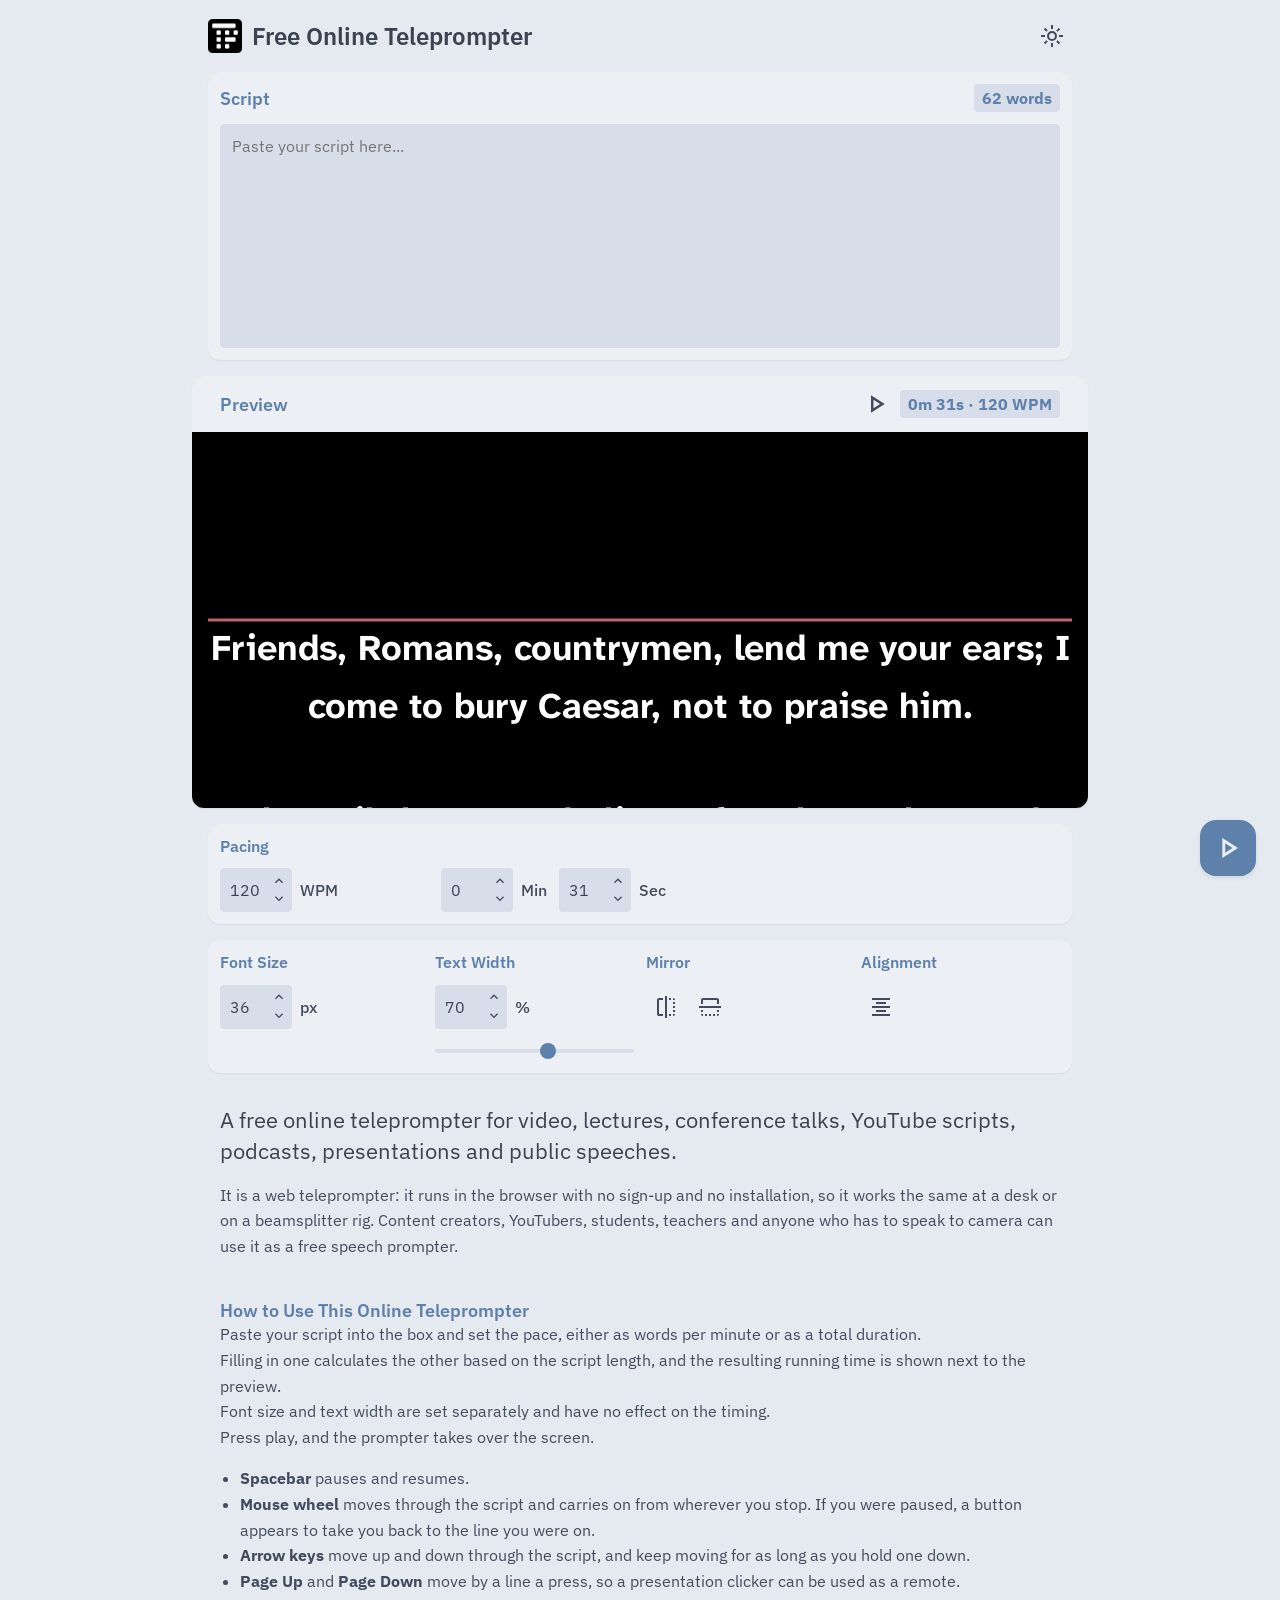
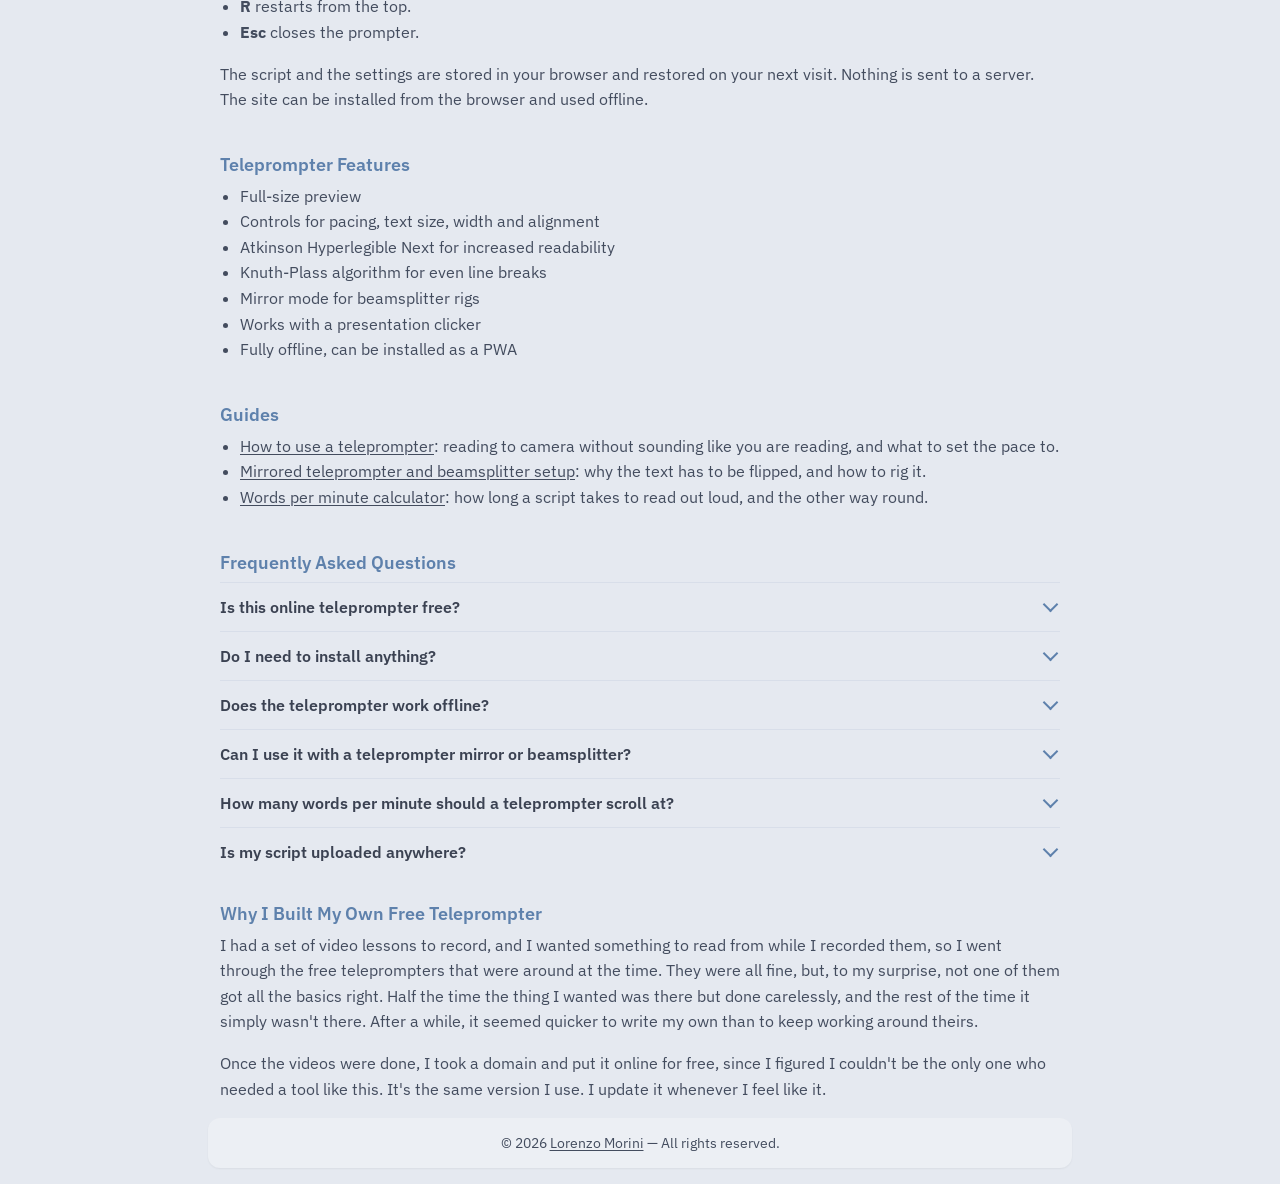
<file: index.html>
<!DOCTYPE html>
<html lang="en" data-theme="dark">

<head>
    <meta charset="UTF-8">
    <meta name="viewport" content="width=device-width, initial-scale=1.0">

    <!-- Favicon -->
    <link rel="apple-touch-icon" sizes="180x180" href="apple-touch-icon.png">
    <link rel="icon" type="image/png" sizes="32x32" href="favicon-32x32.png">
    <link rel="icon" type="image/png" sizes="16x16" href="favicon-16x16.png">
    <link rel="manifest" href="manifest.json">
    <!-- SEO Meta Tags -->
    <title>Free Online Teleprompter | Web-Based Prompter for Video &amp; Speeches</title>
    <meta name="description" content="Free web-based teleprompter for videos, speeches and presentations. Set the pace by words per minute or total duration, pause and scroll back, mirror the text for a beamsplitter. No sign-up, no install, works offline.">
    <meta name="keywords" content="online teleprompter, free teleprompter, web teleprompter, teleprompter online free, prompter tool, speech prompter, teleprompter for video, teleprompter for youtube, teleprompter for presentations, offline teleprompter, mirrored teleprompter, words per minute teleprompter, free prompter app, browser teleprompter">
    <link rel="canonical" href="https://teleprompter.free/" />
    <meta name="theme-color" content="#2E3440">
    <meta name="author" content="Lorenzo Morini">

    <!-- Open Graph / Twitter -->
    <meta property="og:type" content="website">
    <meta property="og:site_name" content="Free Online Teleprompter">
    <meta property="og:url" content="https://teleprompter.free/">
    <meta property="og:title" content="Free Online Teleprompter | Web-Based Prompter for Video &amp; Speeches">
    <meta property="og:description" content="Free web-based teleprompter for videos, speeches and presentations. Pace by words per minute or total duration, pause and scroll back, mirror mode, works offline. No sign-up.">
    <meta property="og:image" content="https://teleprompter.free/og-image.png">
    <meta property="og:image:width" content="1200">
    <meta property="og:image:height" content="630">
    <meta property="og:image:alt" content="Free Online Teleprompter: paste your script and it scrolls at the pace you set.">
    <meta name="twitter:card" content="summary_large_image">
    <meta name="twitter:title" content="Free Online Teleprompter">
    <meta name="twitter:description" content="A free web-based teleprompter for videos, speeches and presentations. No sign-up, works offline.">
    <meta name="twitter:image" content="https://teleprompter.free/favicon-512x512.png">

    <!-- Goat Counter Analytics -->
    <script data-goatcounter="https://lorenzomorinidev.goatcounter.com/count" async src="//gc.zgo.at/count.js"></script>

    <script>
        (function() {
            let mode;
            try {
                const settingsJSON = localStorage.getItem('teleprompterSettings');
                if (settingsJSON) {
                    mode = JSON.parse(settingsJSON).mode || 'dark';
                } else {
                    mode = window.matchMedia('(prefers-color-scheme: dark)').matches ? 'dark' : 'light';
                }
            } catch (e) {
                mode = 'dark';
            }
            document.documentElement.setAttribute('data-theme', `nord-${mode}`);
        })();
    </script>
    
    <link rel="preload" href="fonts/ibm-plex-sans-var.woff2" as="font" type="font/woff2" crossorigin>
    <link rel="preload" href="fonts/atkinson-hyperlegible-next-700-latin.woff2" as="font" type="font/woff2" crossorigin>
    <link rel="preload" href="fonts/atkinson-hyperlegible-next-700-latin-ext.woff2" as="font" type="font/woff2" crossorigin>
    <link rel="stylesheet" href="fonts.css">
    <link rel="stylesheet" href="themes.css">
    <link rel="stylesheet" href="style.css">

    <!-- Structured data. Bing and Google both read this; it is what lets them
         state the price, the platform and the answers without guessing. -->
    <script type="application/ld+json">
    {
      "@context": "https://schema.org",
      "@graph": [
        {
          "@type": "WebApplication",
          "@id": "https://teleprompter.free/#app",
          "name": "Free Online Teleprompter",
          "alternateName": "teleprompter.free",
          "url": "https://teleprompter.free/",
          "applicationCategory": "MultimediaApplication",
          "applicationSubCategory": "Teleprompter",
          "operatingSystem": "Any (web browser)",
          "browserRequirements": "Requires JavaScript. Works offline once installed.",
          "description": "A free web-based teleprompter for videos, speeches and presentations. Pace the script by words per minute or by total duration, pause and scroll back mid-take, and mirror the text for a beamsplitter rig.",
          "inLanguage": "en",
          "isAccessibleForFree": true,
          "offers": {
            "@type": "Offer",
            "price": "0",
            "priceCurrency": "USD"
          },
          "featureList": [
            "Pacing by words per minute or by total duration",
            "Pause and scroll back without losing your place",
            "Mirror mode for beamsplitter teleprompter rigs",
            "Adjustable font size, text width and alignment",
            "Atkinson Hyperlegible Next for readability",
            "Works offline and installs as a PWA",
            "No account, script never leaves the device"
          ],
          "author": {
            "@type": "Person",
            "name": "Lorenzo Morini",
            "url": "https://lorenzomorini.dev/"
          }
        },
        {
          "@type": "FAQPage",
          "@id": "https://teleprompter.free/#faq",
          "mainEntity": [
            {
              "@type": "Question",
              "name": "Is this online teleprompter free?",
              "acceptedAnswer": {
                "@type": "Answer",
                "text": "Yes. It is free with no account and no paid tier, and there is no limit on script length or recording time."
              }
            },
            {
              "@type": "Question",
              "name": "Do I need to install anything?",
              "acceptedAnswer": {
                "@type": "Answer",
                "text": "No. It is a web teleprompter and runs in the browser. You can optionally install it from the browser as an app, which is what lets it run offline."
              }
            },
            {
              "@type": "Question",
              "name": "Does the teleprompter work offline?",
              "acceptedAnswer": {
                "@type": "Answer",
                "text": "Yes. Once the page has loaded on a device it keeps working with no connection, so it is usable on location or in a studio without Wi-Fi."
              }
            },
            {
              "@type": "Question",
              "name": "Can I use it with a teleprompter mirror or beamsplitter?",
              "acceptedAnswer": {
                "@type": "Answer",
                "text": "Yes. Mirror mode flips the text left to right, or top to bottom, so it reads correctly through the glass of a beamsplitter rig. The on-screen controls are not flipped."
              }
            },
            {
              "@type": "Question",
              "name": "How many words per minute should a teleprompter scroll at?",
              "acceptedAnswer": {
                "@type": "Answer",
                "text": "Around 130 to 150 words per minute is a normal speaking pace for video. Slow down to 110 to 130 for a presentation or a technical explanation. If the script has to fit a fixed slot, enter the duration instead and the words per minute are worked out for you."
              }
            },
            {
              "@type": "Question",
              "name": "Is my script uploaded anywhere?",
              "acceptedAnswer": {
                "@type": "Answer",
                "text": "No. The script and the settings are kept in your browser's local storage on your own device. Nothing is sent to a server and there is no account to sign in to."
              }
            }
          ]
        }
      ]
    }
    </script>

</head>

<body>
    <!-- SVG Icon Definitions -->
    <svg xmlns="http://www.w3.org/2000/svg" style="display: none;">
        <symbol id="icon-align-center" viewBox="0 -960 960 960"><path d="M120-120v-80h720v80H120Zm160-160v-80h400v80H280ZM120-440v-80h720v80H120Zm160-160v-80h400v80H280ZM120-760v-80h720v80H120Z"/></symbol>
        <symbol id="icon-align-left" viewBox="0 -960 960 960"><path d="M120-120v-80h720v80H120Zm0-160v-80h480v80H120Zm0-160v-80h720v80H120Zm0-160v-80h480v80H120Zm0-160v-80h720v80H120Z"/></symbol>
        <symbol id="icon-close" viewBox="0 -960 960 960"><path d="m256-200-56-56 224-224-224-224 56-56 224 224 224-224 56 56-224 224 224 224-56 56-224-224-224 224Z"/></symbol>
        <symbol id="icon-dark_mode" viewBox="0 -960 960 960"><path d="M480-120q-150 0-255-105T120-480q0-150 105-255t255-105q14 0 27.5 1t26.5 3q-41 29-65.5 75.5T444-660q0 90 63 153t153 63q55 0 101-24.5t75-65.5q2 13 3 26.5t1 27.5q0 150-105 255T480-120Zm0-80q88 0 158-48.5T740-375q-20 5-40 8t-40 3q-123 0-209.5-86.5T364-660q0-20 3-40t8-40q-78 32-126.5 102T200-480q0 116 82 198t198 82Zm-10-270Z"/></symbol>
        <symbol id="icon-light_mode" viewBox="0 -960 960 960"><path d="M480-360q50 0 85-35t35-85q0-50-35-85t-85-35q-50 0-85 35t-35 85q0 50 35 85t85 35Zm0 80q-83 0-141.5-58.5T280-480q0-83 58.5-141.5T480-680q83 0 141.5 58.5T680-480q0 83-58.5 141.5T480-280ZM200-440H40v-80h160v80Zm720 0H760v-80h160v80ZM440-760v-160h80v160h-80Zm0 720v-160h80v160h-80ZM256-650l-101-97 57-59 96 100-52 56Zm492 496-97-101 53-55 101 97-57 59Zm-98-550 97-101 59 57-100 96-56-52ZM154-212l101-97 55 53-97 101-59-57Zm326-268Z"/></symbol>
        <!-- Material Symbols "keyboard_arrow_up"/"down", for the field steppers -->
        <symbol id="icon-step_up" viewBox="0 -960 960 960"><path d="M480-528 296-344l-56-56 240-240 240 240-56 56-184-184Z"/></symbol>
        <symbol id="icon-step_down" viewBox="0 -960 960 960"><path d="M480-344 240-584l56-56 184 184 184-184 56 56-240 240Z"/></symbol>
        <!-- Material Symbols "flip"; the vertical button rotates it 90deg -->
        <symbol id="icon-flip" viewBox="0 -960 960 960"><path d="M360-120H200q-33 0-56.5-23.5T120-200v-560q0-33 23.5-56.5T200-840h160v80H200v560h160v80Zm80 80v-880h80v880h-80Zm160-80v-80h80v80h-80Zm0-640v-80h80v80h-80Zm160 640v-80h80q0 33-23.5 56.5T760-120Zm0-160v-80h80v80h-80Zm0-160v-80h80v80h-80Zm0-160v-80h80v80h-80Zm0-160v-80q33 0 56.5 23.5T840-760h-80Z"/></symbol>
        <symbol id="icon-mirror" viewBox="0 -960 960 960"><path d="M480-80q-143 0-253-90T88-400h82q28 106 114 173t196 67q86 0 160-42.5T756-320H640v-80h240v240h-80v-80q-57 76-141 118T480-80Zm0-280q-50 0-85-35t-35-85q0-50 35-85t85-35q50 0 85 35t35 85q0 50-35 85t-85 35ZM80-560v-240h80v80q57-76 141-118t179-42q143 0 253 90t139 230h-82q-28-106-114-173t-196-67q-86 0-160 42.5T204-640h116v80H80Z"/></symbol>
        <symbol id="icon-pause" viewBox="0 -960 960 960"><path d="M520-200v-560h240v560H520Zm-320 0v-560h240v560H200Zm400-80h80v-400h-80v400Zm-320 0h80v-400h-80v400Zm0-400v400-400Zm320 0v400-400Z"/></symbol>
        <symbol id="icon-play" viewBox="0 -960 960 960"><path d="M320-200v-560l440 280-440 280Zm80-280Zm0 134 210-134-210-134v268Z"/></symbol>
        <symbol id="icon-replay" viewBox="0 -960 960 960"><path d="M480-80q-75 0-140.5-28.5t-114-77q-48.5-48.5-77-114T120-440h80q0 117 81.5 198.5T480-160q117 0 198.5-81.5T760-440q0-117-81.5-198.5T480-720h-6l62 62-56 58-160-160 160-160 56 58-62 62h6q75 0 140.5 28.5t114 77q48.5 48.5 77 114T840-440q0 75-28.5 140.5t-77 114q-48.5 48.5-114 77T480-80Z"/></symbol>
        <symbol id="icon-return" viewBox="0 -960 960 960"><path d="M680-160v-400H313l144 144-56 57-241-241 240-240 57 57-144 143h447v480h-80Z"/></symbol>
    </svg>

    <!-- SETUP SCREEN / MAIN APPLICATION CONTAINER -->
    <div id="setup-container">
        <header class="top-bar">
            <h1><img class="title-icon" src="favicon.png" alt="" width="160" height="160">Free Online Teleprompter</h1>
            <button id="theme-toggle-btn" class="icon-button" title="Toggle Theme">
                <svg id="light-mode-icon"><use href="#icon-light_mode"></use></svg>
                <svg id="dark-mode-icon"><use href="#icon-dark_mode"></use></svg>
            </button>
        </header>

        <div class="card main-script-card">
            <div class="card-header">
                <p class="card-title">Script</p>
                <span id="word-count">0 words</span>
            </div>
            <div class="text-field">
                <textarea id="script-text" dir="auto" placeholder="Paste your script here..." aria-label="Script Text Area"></textarea>
            </div>
        </div>

        <div class="preview-card card">
            <div class="preview-header">
                <p class="card-title">Preview</p>
                <div class="preview-controls">
                    <button id="preview-scroll-btn" class="icon-button" title="Preview Scroll Speed">
                        <svg id="preview-play-icon"><use href="#icon-play"></use></svg>
                        <svg id="preview-stop-icon" style="display: none;"><use href="#icon-replay"></use></svg>
                    </button>
                    <span id="total-time-preview">0m 0s</span>
                </div>
            </div>
            <div class="preview-viewport">
                <!-- Mouse-only: the preview's own edges are the width control. -->
                <span class="width-grip" data-edge="start" aria-hidden="true"></span>
                <span class="width-grip" data-edge="end" aria-hidden="true"></span>
                <div id="text-preview">
                    <div id="text-preview-text" dir="auto"></div>
                </div>
                <div class="reading-line"></div>
            </div>
        </div>
        
        <div class="card" id="pacing-controls-card">
            <div class="control-group">
                <p class="card-title">Pacing</p>
                <div class="pacing-fields-container">
                    <div class="pacing-input-group">
                        <div class="text-field has-stepper">
                            <!-- ACCESSIBILITY FIX: Added label for wpm-input -->
                            <input type="number" id="wpm-input" value="120" min="0" max="999" step="10">
                            <span class="stepper">
                                <button type="button" class="step-btn" data-step="up" tabindex="-1" aria-label="More words per minute"><svg><use href="#icon-step_up"></use></svg></button>
                                <button type="button" class="step-btn" data-step="down" tabindex="-1" aria-label="Less words per minute"><svg><use href="#icon-step_down"></use></svg></button>
                            </span>
                        </div>
                        <label for="wpm-input" class="pacing-label">WPM</label>
                    </div>
                    <div class="duration-fields">
                        <div class="pacing-input-group">
                            <div class="text-field has-stepper">
                                <input type="number" id="time-input" min="0" step="1" placeholder="0">
                                <span class="stepper">
                                    <button type="button" class="step-btn" data-step="up" tabindex="-1" aria-label="More minutes"><svg><use href="#icon-step_up"></use></svg></button>
                                    <button type="button" class="step-btn" data-step="down" tabindex="-1" aria-label="Less minutes"><svg><use href="#icon-step_down"></use></svg></button>
                                </span>
                            </div>
                            <label for="time-input" class="pacing-label">Min</label>
                        </div>
                        <div class="pacing-input-group">
                            <div class="text-field has-stepper">
                                <input type="number" id="seconds-input" min="0" max="59" step="5" placeholder="0">
                                <span class="stepper">
                                    <button type="button" class="step-btn" data-step="up" tabindex="-1" aria-label="More seconds"><svg><use href="#icon-step_up"></use></svg></button>
                                    <button type="button" class="step-btn" data-step="down" tabindex="-1" aria-label="Less seconds"><svg><use href="#icon-step_down"></use></svg></button>
                                </span>
                            </div>
                            <label for="seconds-input" class="pacing-label">Sec</label>
                        </div>
                    </div>
                </div>
            </div>
        </div>

        <div class="card" id="font-layout-card">
            <div class="control-row">
                <div class="control-group">
                    <label for="fontsize-input" class="card-title">Font Size</label>
                    <div class="pacing-input-group">
                        <div class="text-field has-stepper">
                           <input type="number" id="fontsize-input" value="36" min="16" max="200" step="2">
                           <span class="stepper">
                               <button type="button" class="step-btn" data-step="up" tabindex="-1" aria-label="More font size"><svg><use href="#icon-step_up"></use></svg></button>
                               <button type="button" class="step-btn" data-step="down" tabindex="-1" aria-label="Less font size"><svg><use href="#icon-step_down"></use></svg></button>
                           </span>
                        </div>
                        <span class="pacing-label">px</span>
                    </div>
                </div>
                <div class="control-group" id="width-control">
                    <label for="width-input" class="card-title">Text Width</label>
                    <div class="pacing-input-group">
                        <div class="text-field has-stepper">
                           <input type="number" id="width-input" value="45" min="30" max="100" step="5">
                           <span class="stepper">
                               <button type="button" class="step-btn" data-step="up" tabindex="-1" aria-label="More text width"><svg><use href="#icon-step_up"></use></svg></button>
                               <button type="button" class="step-btn" data-step="down" tabindex="-1" aria-label="Less text width"><svg><use href="#icon-step_down"></use></svg></button>
                           </span>
                        </div>
                        <span class="pacing-label">%</span>
                    </div>
                    <input type="range" id="width-slider" class="slider" min="30" max="100" step="5" value="45" aria-label="Text Width">
                </div>
            </div>
            <div class="control-row">
                <div class="control-group" id="mirror-control">
                    <p class="card-title">Mirror</p>
                    <div class="single-button-container mirror-buttons">
                        <button id="mirror-h-btn" class="icon-button" title="Mirror left to right" aria-pressed="false">
                            <svg><use href="#icon-flip"></use></svg>
                        </button>
                        <button id="mirror-v-btn" class="icon-button" title="Mirror top to bottom" aria-pressed="false">
                            <svg><use href="#icon-flip"></use></svg>
                        </button>
                    </div>
                </div>
                <div class="control-group" id="alignment-control">
                    <p class="card-title">Alignment</p>
                    <div class="single-button-container">
                        <button id="align-toggle-btn" class="icon-button" title="Toggle Text Alignment">
                            <svg id="align-center-icon"><use href="#icon-align-center"></use></svg>
                            <svg id="align-left-icon" style="display: none;"><use href="#icon-align-left"></use></svg>
                        </button>
                    </div>
                </div>
            </div>
        </div>

        <div class="fab-container">
            <button id="start-button" class="fab" title="Start Teleprompter">
                <svg><use href="#icon-play"></use></svg>
            </button>
        </div>
    </div>

    <!-- DESCRIPTIVE CONTENT SECTION -->
    <main class="content-wrapper">
        <article class="intro-section">
            <p class="lede">A free online teleprompter for video, lectures, conference talks, YouTube scripts, podcasts, presentations and public speeches.</p>

            <p>It is a web teleprompter: it runs in the browser with no sign-up and no installation, so it works the same at a desk or on a beamsplitter rig. Content creators, YouTubers, students, teachers and anyone who has to speak to camera can use it as a free speech prompter.</p>

            <h2>How to Use This Online Teleprompter</h2>
            <p class="line">Paste your script into the box and set the pace, either as words per minute or as a total duration.</p>
            <p class="line">Filling in one calculates the other based on the script length, and the resulting running time is shown next to the preview.</p>
            <p class="line">Font size and text width are set separately and have no effect on the timing.</p>
            <p class="line">Press play, and the prompter takes over the screen.</p>
            <ul>
                <li><strong>Spacebar</strong> pauses and resumes.</li>
                <li><strong>Mouse wheel</strong> moves through the script and carries on from wherever you stop. If you were paused, a button appears to take you back to the line you were on.</li>
                <li><strong>Arrow keys</strong> move up and down through the script, and keep moving for as long as you hold one down.</li>
                <li><strong>Page Up</strong> and <strong>Page Down</strong> move by a line a press, so a presentation clicker can be used as a remote.</li>
                <li><strong>R</strong> restarts from the top.</li>
                <li><strong>Esc</strong> closes the prompter.</li>
            </ul>
            <p>The script and the settings are stored in your browser and restored on your next visit. Nothing is sent to a server. The site can be installed from the browser and used offline.</p>

            <h2>Teleprompter Features</h2>
            <ul>
                <li>Full-size preview</li>
                <li>Controls for pacing, text size, width and alignment</li>
                <li>Atkinson Hyperlegible Next for increased readability</li>
                <li>Knuth-Plass algorithm for even line breaks</li>
                <li>Mirror mode for beamsplitter rigs</li>
                <li>Works with a presentation clicker</li>
                <li>Fully offline, can be installed as a PWA</li>
            </ul>

            <h2>Guides</h2>
            <ul>
                <li><a href="/how-to-use-a-teleprompter/">How to use a teleprompter</a>: reading to camera without sounding like you are reading, and what to set the pace to.</li>
                <li><a href="/mirror-teleprompter/">Mirrored teleprompter and beamsplitter setup</a>: why the text has to be flipped, and how to rig it.</li>
                <li><a href="/words-per-minute/">Words per minute calculator</a>: how long a script takes to read out loud, and the other way round.</li>
            </ul>

            <h2>Frequently Asked Questions</h2>

            <!-- <summary> takes a single heading element, so the questions are
                 still h3 in the document outline while being the control that
                 opens the answer. Native <details>: the answers are in the DOM
                 whether or not they are open, which is what keeps them indexed. -->
            <div class="faq">
                <details>
                    <summary><h3>Is this online teleprompter free?</h3></summary>
                    <p>Yes. It is free with no account and no paid tier, and there is no limit on script length or recording time.</p>
                </details>
                <details>
                    <summary><h3>Do I need to install anything?</h3></summary>
                    <p>No. It is a web teleprompter and runs in the browser. You can optionally install it from the browser as an app, which is what lets it run offline.</p>
                </details>
                <details>
                    <summary><h3>Does the teleprompter work offline?</h3></summary>
                    <p>Yes. Once the page has loaded on a device it keeps working with no connection, so it is usable on location or in a studio without Wi-Fi.</p>
                </details>
                <details>
                    <summary><h3>Can I use it with a teleprompter mirror or beamsplitter?</h3></summary>
                    <p>Yes. Mirror mode flips the text left to right, or top to bottom, so it reads correctly through the glass of a beamsplitter rig. Only the text is flipped: the controls sit on top of it and stay readable.</p>
                </details>
                <details>
                    <summary><h3>How many words per minute should a teleprompter scroll at?</h3></summary>
                    <p>Around 130 to 150 words per minute is a normal speaking pace for video. Slow down to 110 to 130 for a presentation or a technical explanation. If the script has to fit a fixed slot, enter the duration instead and the words per minute are worked out for you.</p>
                </details>
                <details>
                    <summary><h3>Is my script uploaded anywhere?</h3></summary>
                    <p>No. The script and the settings are kept in your browser's local storage, on your own device. Nothing is sent to a server and there is no account to sign in to.</p>
                </details>
            </div>

            <h2>Why I Built My Own Free Teleprompter</h2>
            <p>I had a set of video lessons to record, and I wanted something to read from while I recorded them, so I went through the free teleprompters that were around at the time. They were all fine, but, to my surprise, not one of them got all the basics right. Half the time the thing I wanted was there but done carelessly, and the rest of the time it simply wasn't there. After a while, it seemed quicker to write my own than to keep working around theirs.</p>
            <p>Once the videos were done, I took a domain and put it online for free, since I figured I couldn't be the only one who needed a tool like this. It's the same version I use. I update it whenever I feel like it.</p>
        </article>
    </main>

    <!-- TELEPROMPTER SCREEN -->
    <div id="teleprompter-display">
        <div id="teleprompter-content">
            <div id="script-text-wrapper" dir="auto"></div>
            <div id="pause-indicator"></div>
        </div>
    </div>

    <!-- Kept outside the prompter so mirroring the screen never flips the controls -->
    <div id="prompter-ui-layer">
        <button id="close-btn" class="icon-button prompter-ui" title="Close (Esc)">
            <svg><use href="#icon-close"></use></svg>
        </button>
        <div id="prompter-controls" class="prompter-ui">
            <button id="return-btn" class="icon-button prompter-button" title="Return to Paused Position" disabled><svg><use href="#icon-return"></use></svg></button>
            <button id="restart-btn" class="icon-button prompter-button" title="Restart (R)"><svg><use href="#icon-replay"></use></svg></button>
            <button id="play-pause-btn" class="icon-button prompter-button" title="Play/Pause (Spacebar)">
                <svg id="play-icon"><use href="#icon-play"></use></svg>
                <svg id="pause-icon"><use href="#icon-pause"></use></svg>
            </button>
            <span id="time-remaining">0:00</span>
        </div>
    </div>

    <footer class="site-footer card">
        © 2026 <a href="https://lorenzomorini.dev/">Lorenzo Morini</a> — All rights reserved.
    </footer>

    <!-- PERFORMANCE FIX: Added defer attribute to prevent render-blocking -->
    <script src="script.js" defer></script>

    <script>
        if ('serviceWorker' in navigator) {
            window.addEventListener('load', () => {
            navigator.serviceWorker.register('/sw.js')
                .then(registration => {
                console.log('ServiceWorker registration successful with scope: ', registration.scope);
                })
                .catch(error => {
                console.log('ServiceWorker registration failed: ', error);
                });
            });
        }
        </script>
</body>
</html>
</file>
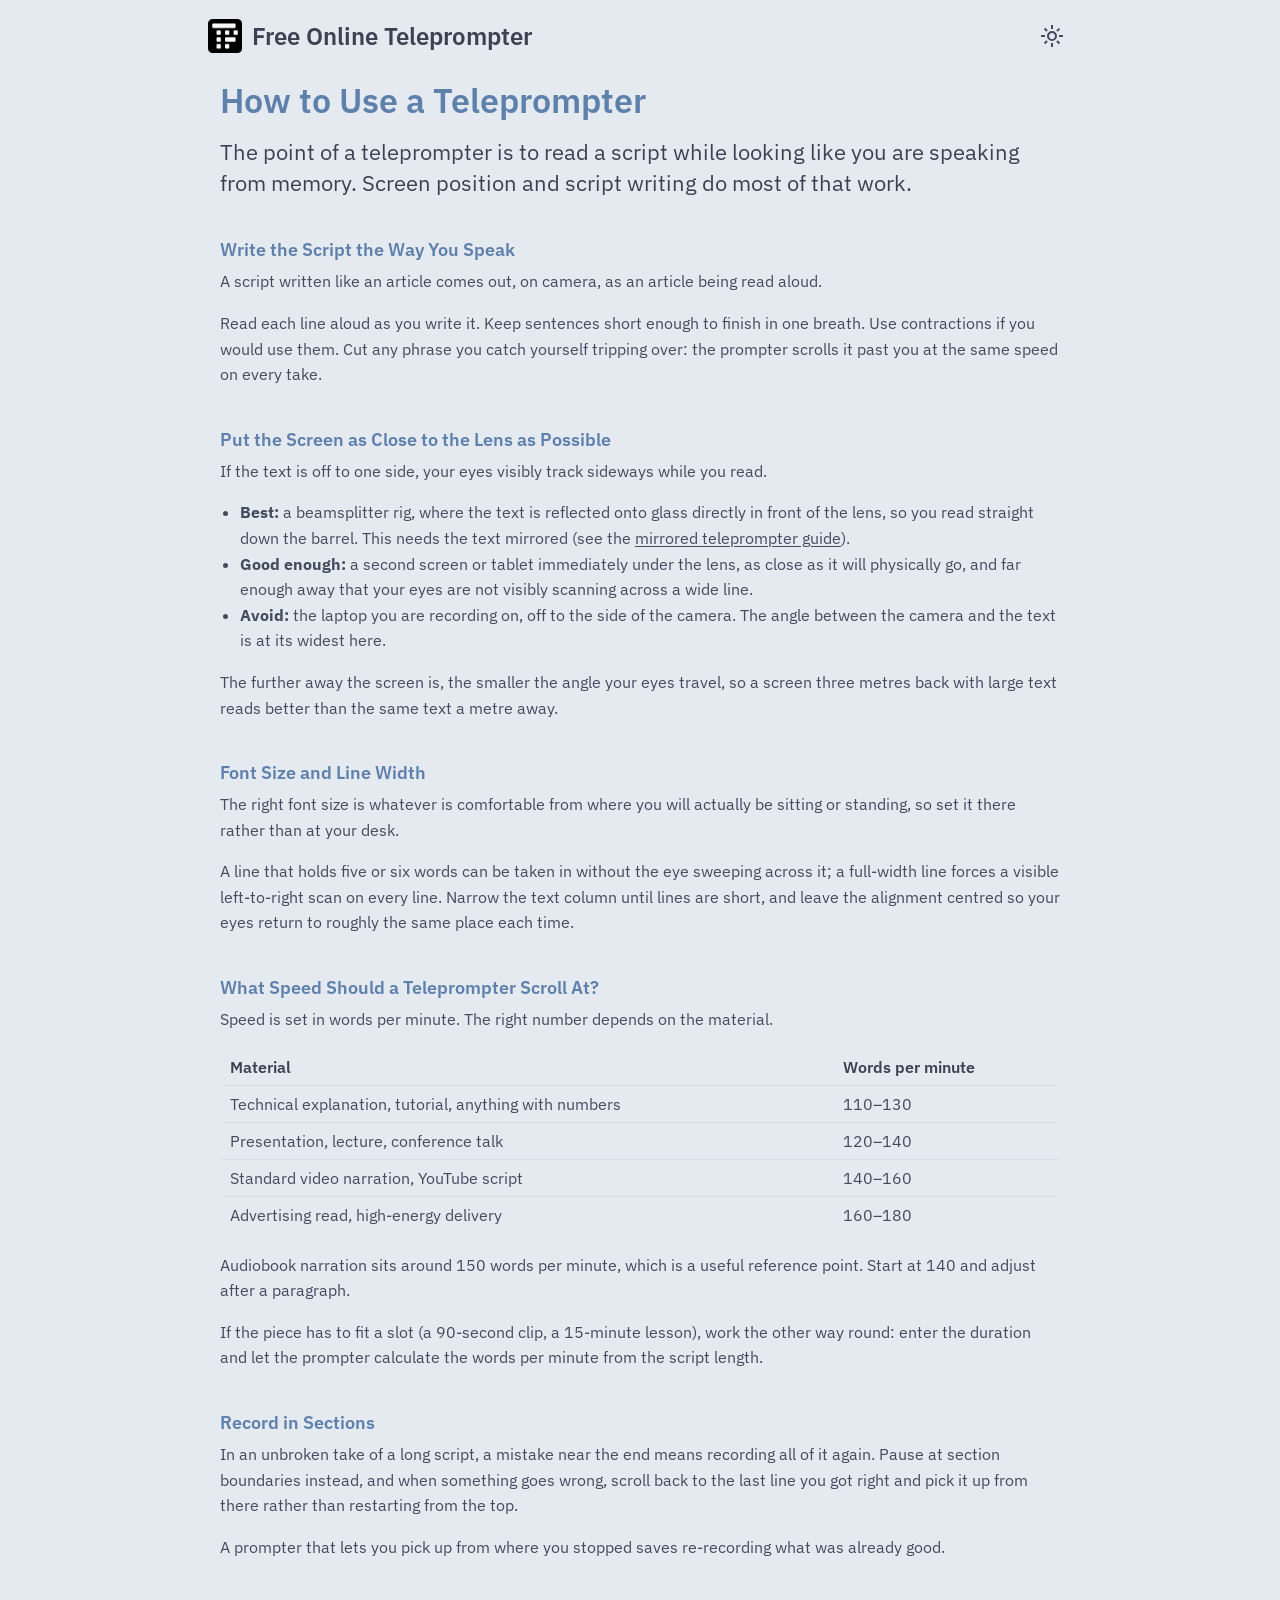
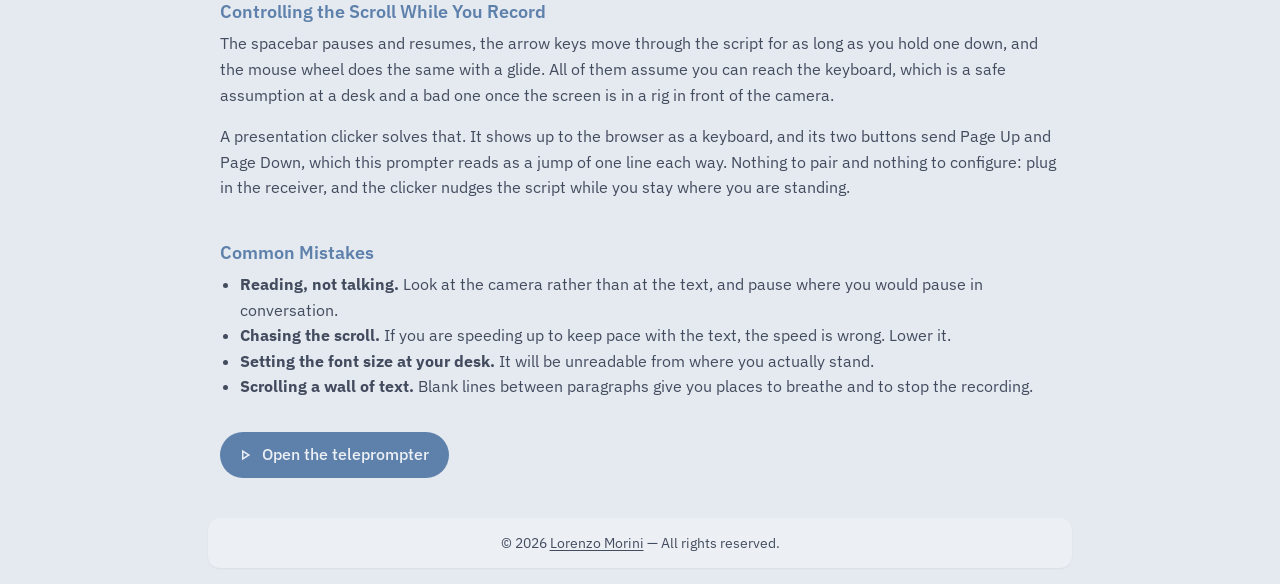
<file: how-to-use-a-teleprompter/index.html>
<!DOCTYPE html>
<html lang="en" data-theme="nord-dark">

<head>
    <meta charset="UTF-8">
    <meta name="viewport" content="width=device-width, initial-scale=1.0">

    <link rel="apple-touch-icon" sizes="180x180" href="/apple-touch-icon.png">
    <link rel="icon" type="image/png" sizes="32x32" href="/favicon-32x32.png">
    <link rel="icon" type="image/png" sizes="16x16" href="/favicon-16x16.png">

    <title>How to Use a Teleprompter | Setup, Pacing and Reading Tips</title>
    <meta name="description" content="How to use a teleprompter for video, speeches and presentations: where to put the screen, what words-per-minute to scroll at, font size and distance, and how to read to camera without sounding like you are reading.">
    <meta name="keywords" content="how to use a teleprompter, teleprompter tips, teleprompter setup, teleprompter speed, teleprompter words per minute, reading from a teleprompter, teleprompter for video, speech prompter tips, teleprompter font size">
    <link rel="canonical" href="https://teleprompter.free/how-to-use-a-teleprompter/" />
    <meta name="theme-color" content="#2E3440">
    <meta name="author" content="Lorenzo Morini">

    <meta property="og:type" content="article">
    <meta property="og:site_name" content="Free Online Teleprompter">
    <meta property="og:url" content="https://teleprompter.free/how-to-use-a-teleprompter/">
    <meta property="og:title" content="How to Use a Teleprompter | Setup, Pacing and Reading Tips">
    <meta property="og:description" content="Where to put the screen, what speed to scroll at, and how to read to camera without sounding like you are reading.">
    <meta property="og:image" content="https://teleprompter.free/og-image.png">
    <meta property="og:image:width" content="1200">
    <meta property="og:image:height" content="630">
    <meta property="og:image:alt" content="Free Online Teleprompter: paste your script and it scrolls at the pace you set.">
    <meta name="twitter:card" content="summary_large_image">

    <link rel="preload" href="/fonts/ibm-plex-sans-var.woff2" as="font" type="font/woff2" crossorigin>
    <link rel="stylesheet" href="/fonts.css">
    <link rel="stylesheet" href="/themes.css">
    <link rel="stylesheet" href="/style.css">
    <link rel="stylesheet" href="/pages.css">

    <!-- Goat Counter Analytics -->
    <script data-goatcounter="https://lorenzomorinidev.goatcounter.com/count" async src="//gc.zgo.at/count.js"></script>

    <script>
        (function() {
            let mode;
            try {
                const settingsJSON = localStorage.getItem('teleprompterSettings');
                if (settingsJSON) {
                    mode = JSON.parse(settingsJSON).mode || 'dark';
                } else {
                    mode = window.matchMedia('(prefers-color-scheme: dark)').matches ? 'dark' : 'light';
                }
            } catch (e) {
                mode = 'dark';
            }
            document.documentElement.setAttribute('data-theme', `nord-${mode}`);
        })();
    </script>

    <script type="application/ld+json">
    {
      "@context": "https://schema.org",
      "@graph": [
        {
          "@type": "HowTo",
          "name": "How to use a teleprompter",
          "description": "Setting up and reading from a teleprompter for video, speeches and presentations.",
          "totalTime": "PT15M",
          "step": [
            {
              "@type": "HowToStep",
              "name": "Write the script the way you speak",
              "text": "Read every line out loud as you write it. Short sentences, no clauses you would never say, contractions where you would use them."
            },
            {
              "@type": "HowToStep",
              "name": "Put the screen as close to the lens as you can",
              "text": "Directly under or over the lens, or behind it with a beamsplitter. The further the text sits from the lens, the more obviously your eyes are off camera."
            },
            {
              "@type": "HowToStep",
              "name": "Set the font size for the distance",
              "text": "Pick the size that is comfortable to read from where you are actually standing or sitting, then widen or narrow the text column until a line holds five or six words."
            },
            {
              "@type": "HowToStep",
              "name": "Set the pace",
              "text": "Start at 140 words per minute and adjust. If the piece has to fit a fixed slot, enter the duration and let the prompter work out the words per minute."
            },
            {
              "@type": "HowToStep",
              "name": "Record in sections and use pause",
              "text": "Pause between sections rather than recording in one unbroken take, and scroll back to the last line you got right instead of restarting from the top."
            }
          ]
        },
        {
          "@type": "BreadcrumbList",
          "itemListElement": [
            {
              "@type": "ListItem",
              "position": 1,
              "name": "Free Online Teleprompter",
              "item": "https://teleprompter.free/"
            },
            {
              "@type": "ListItem",
              "position": 2,
              "name": "How to use a teleprompter",
              "item": "https://teleprompter.free/how-to-use-a-teleprompter/"
            }
          ]
        }
      ]
    }
    </script>
</head>

<body>
    <!-- Icons used by these pages, taken from the app's set. -->
    <svg xmlns="http://www.w3.org/2000/svg" style="display: none;">
        <symbol id="icon-light_mode" viewBox="0 -960 960 960"><path d="M480-360q50 0 85-35t35-85q0-50-35-85t-85-35q-50 0-85 35t-35 85q0 50 35 85t85 35Zm0 80q-83 0-141.5-58.5T280-480q0-83 58.5-141.5T480-680q83 0 141.5 58.5T680-480q0 83-58.5 141.5T480-280ZM200-440H40v-80h160v80Zm720 0H760v-80h160v80ZM440-760v-160h80v160h-80Zm0 720v-160h80v160h-80ZM256-650l-101-97 57-59 96 100-52 56Zm492 496-97-101 53-55 101 97-57 59Zm-98-550 97-101 59 57-100 96-56-52ZM154-212l101-97 55 53-97 101-59-57Zm326-268Z"/></symbol>
        <symbol id="icon-dark_mode" viewBox="0 -960 960 960"><path d="M480-120q-150 0-255-105T120-480q0-150 105-255t255-105q14 0 27.5 1t26.5 3q-41 29-65.5 75.5T444-660q0 90 63 153t153 63q55 0 101-24.5t75-65.5q2 13 3 26.5t1 27.5q0 150-105 255T480-120Zm0-80q88 0 158-48.5T740-375q-20 5-40 8t-40 3q-123 0-209.5-86.5T364-660q0-20 3-40t8-40q-78 32-126.5 102T200-480q0 116 82 198t198 82Zm-10-270Z"/></symbol>
        <symbol id="icon-play" viewBox="0 -960 960 960"><path d="M320-200v-560l440 280-440 280Zm80-280Zm0 134 210-134-210-134v268Z"/></symbol>
    </svg>

    <div class="page-shell">
        <header class="top-bar">
            <a class="brand" href="/"><img src="/favicon.png" alt="" width="160" height="160">Free Online Teleprompter</a>
            <button id="theme-toggle-btn" class="icon-button" title="Toggle Theme">
                <svg id="light-mode-icon"><use href="#icon-light_mode"></use></svg>
                <svg id="dark-mode-icon"><use href="#icon-dark_mode"></use></svg>
            </button>
        </header>

        <main class="content-wrapper">
            <article class="intro-section">
                <h1>How to Use a Teleprompter</h1>

                <p class="lede">The point of a teleprompter is to read a script while looking like you are speaking from memory. Screen position and script writing do most of that work.</p>

                <h2>Write the Script the Way You Speak</h2>
                <p>A script written like an article comes out, on camera, as an article being read aloud.</p>
                <p>Read each line aloud as you write it. Keep sentences short enough to finish in one breath. Use contractions if you would use them. Cut any phrase you catch yourself tripping over: the prompter scrolls it past you at the same speed on every take.</p>

                <h2>Put the Screen as Close to the Lens as Possible</h2>
                <p>If the text is off to one side, your eyes visibly track sideways while you read.</p>
                <ul>
                    <li><strong>Best:</strong> a beamsplitter rig, where the text is reflected onto glass directly in front of the lens, so you read straight down the barrel. This needs the text mirrored (see the <a href="/mirror-teleprompter/">mirrored teleprompter guide</a>).</li>
                    <li><strong>Good enough:</strong> a second screen or tablet immediately under the lens, as close as it will physically go, and far enough away that your eyes are not visibly scanning across a wide line.</li>
                    <li><strong>Avoid:</strong> the laptop you are recording on, off to the side of the camera. The angle between the camera and the text is at its widest here.</li>
                </ul>
                <p>The further away the screen is, the smaller the angle your eyes travel, so a screen three metres back with large text reads better than the same text a metre away.</p>

                <h2>Font Size and Line Width</h2>
                <p>The right font size is whatever is comfortable from where you will actually be sitting or standing, so set it there rather than at your desk.</p>
                <p>A line that holds five or six words can be taken in without the eye sweeping across it; a full-width line forces a visible left-to-right scan on every line. Narrow the text column until lines are short, and leave the alignment centred so your eyes return to roughly the same place each time.</p>

                <h2>What Speed Should a Teleprompter Scroll At?</h2>
                <p>Speed is set in words per minute. The right number depends on the material.</p>
                <table>
                    <thead>
                        <tr>
                            <th>Material</th>
                            <th>Words per minute</th>
                        </tr>
                    </thead>
                    <tbody>
                        <tr>
                            <td>Technical explanation, tutorial, anything with numbers</td>
                            <td>110–130</td>
                        </tr>
                        <tr>
                            <td>Presentation, lecture, conference talk</td>
                            <td>120–140</td>
                        </tr>
                        <tr>
                            <td>Standard video narration, YouTube script</td>
                            <td>140–160</td>
                        </tr>
                        <tr>
                            <td>Advertising read, high-energy delivery</td>
                            <td>160–180</td>
                        </tr>
                    </tbody>
                </table>
                <p>Audiobook narration sits around 150 words per minute, which is a useful reference point. Start at 140 and adjust after a paragraph.</p>
                <p>If the piece has to fit a slot (a 90-second clip, a 15-minute lesson), work the other way round: enter the duration and let the prompter calculate the words per minute from the script length.</p>

                <h2>Record in Sections</h2>
                <p>In an unbroken take of a long script, a mistake near the end means recording all of it again. Pause at section boundaries instead, and when something goes wrong, scroll back to the last line you got right and pick it up from there rather than restarting from the top.</p>
                <p>A prompter that lets you pick up from where you stopped saves re-recording what was already good.</p>

                <h2>Controlling the Scroll While You Record</h2>
                <p>The spacebar pauses and resumes, the arrow keys move through the script for as long as you hold one down, and the mouse wheel does the same with a glide. All of them assume you can reach the keyboard, which is a safe assumption at a desk and a bad one once the screen is in a rig in front of the camera.</p>
                <p>A presentation clicker solves that. It shows up to the browser as a keyboard, and its two buttons send Page Up and Page Down, which this prompter reads as a jump of one line each way. Nothing to pair and nothing to configure: plug in the receiver, and the clicker nudges the script while you stay where you are standing.</p>

                <h2>Common Mistakes</h2>
                <ul>
                    <li><strong>Reading, not talking.</strong> Look at the camera rather than at the text, and pause where you would pause in conversation.</li>
                    <li><strong>Chasing the scroll.</strong> If you are speeding up to keep pace with the text, the speed is wrong. Lower it.</li>
                    <li><strong>Setting the font size at your desk.</strong> It will be unreadable from where you actually stand.</li>
                    <li><strong>Scrolling a wall of text.</strong> Blank lines between paragraphs give you places to breathe and to stop the recording.</li>
                </ul>

                <p class="cta-row"><a class="cta" href="/"><svg><use href="#icon-play"></use></svg>Open the teleprompter</a></p>
            </article>
        </main>

        <footer class="site-footer card">
            © 2026 <a href="https://lorenzomorini.dev/">Lorenzo Morini</a> — All rights reserved.
        </footer>
    </div>

    <script src="/theme.js" defer></script>
</body>

</html>
</file>
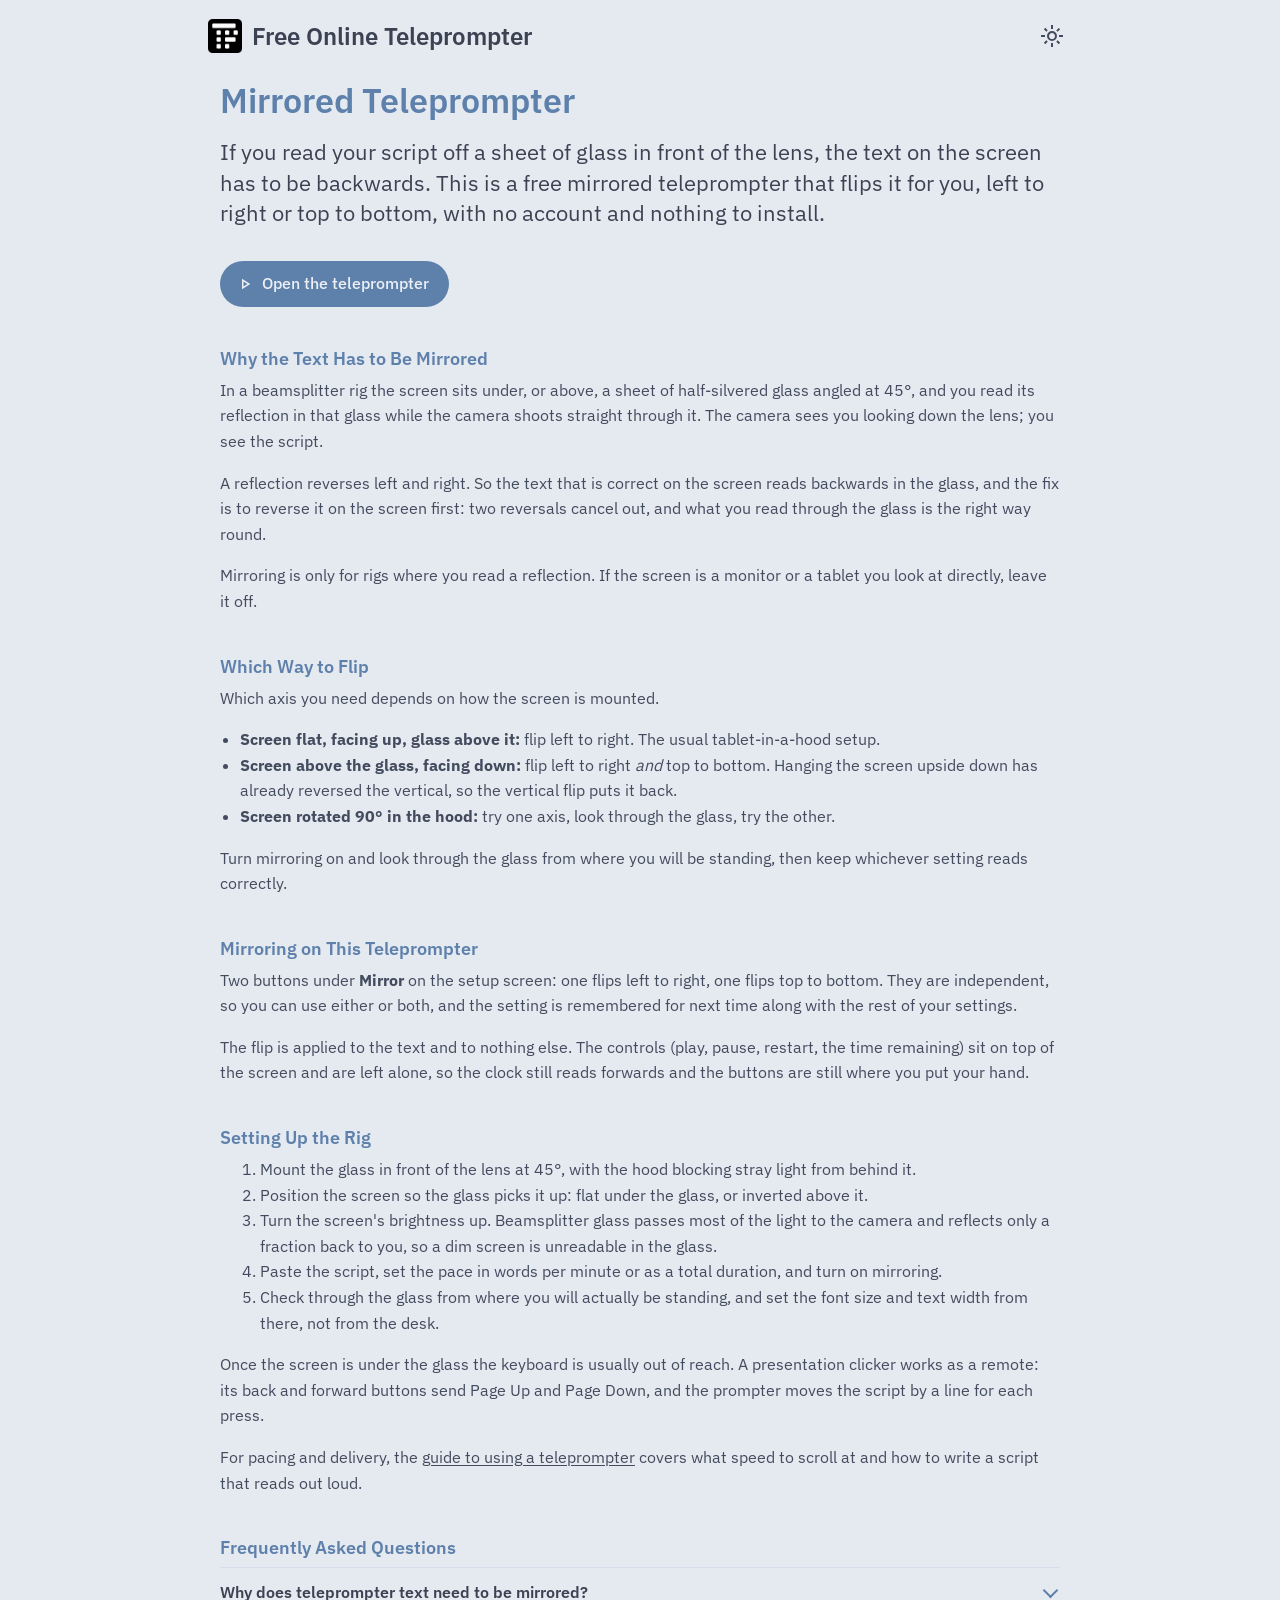
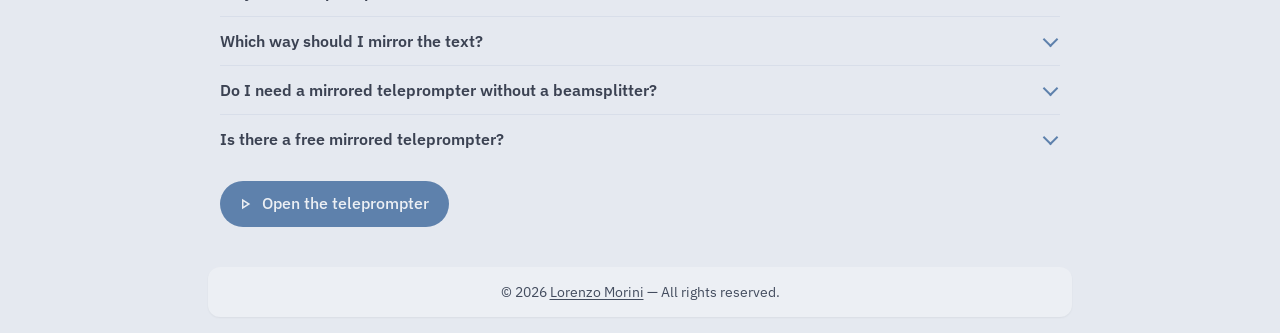
<file: mirror-teleprompter/index.html>
<!DOCTYPE html>
<html lang="en" data-theme="nord-dark">

<head>
    <meta charset="UTF-8">
    <meta name="viewport" content="width=device-width, initial-scale=1.0">

    <link rel="apple-touch-icon" sizes="180x180" href="/apple-touch-icon.png">
    <link rel="icon" type="image/png" sizes="32x32" href="/favicon-32x32.png">
    <link rel="icon" type="image/png" sizes="16x16" href="/favicon-16x16.png">

    <title>Mirrored Teleprompter | Free Mirror Text for a Beamsplitter Rig</title>
    <meta name="description" content="A free mirrored teleprompter for beamsplitter rigs. Flip the script left to right or top to bottom so it reads correctly through the glass, with no account and no install. Includes how to work out which way to mirror.">
    <meta name="keywords" content="mirrored teleprompter, mirror teleprompter, teleprompter mirror text, reverse text teleprompter, beamsplitter teleprompter, flip text teleprompter, backwards text teleprompter, teleprompter glass, free mirrored prompter">
    <link rel="canonical" href="https://teleprompter.free/mirror-teleprompter/" />
    <meta name="theme-color" content="#2E3440">
    <meta name="author" content="Lorenzo Morini">

    <meta property="og:type" content="article">
    <meta property="og:site_name" content="Free Online Teleprompter">
    <meta property="og:url" content="https://teleprompter.free/mirror-teleprompter/">
    <meta property="og:title" content="Mirrored Teleprompter | Free Mirror Text for a Beamsplitter Rig">
    <meta property="og:description" content="Flip the script so it reads correctly through beamsplitter glass, and work out which way it needs flipping.">
    <meta property="og:image" content="https://teleprompter.free/og-image.png">
    <meta property="og:image:width" content="1200">
    <meta property="og:image:height" content="630">
    <meta property="og:image:alt" content="Free Online Teleprompter: paste your script and it scrolls at the pace you set.">
    <meta name="twitter:card" content="summary_large_image">

    <link rel="preload" href="/fonts/ibm-plex-sans-var.woff2" as="font" type="font/woff2" crossorigin>
    <link rel="stylesheet" href="/fonts.css">
    <link rel="stylesheet" href="/themes.css">
    <link rel="stylesheet" href="/style.css">
    <link rel="stylesheet" href="/pages.css">

    <!-- Goat Counter Analytics -->
    <script data-goatcounter="https://lorenzomorinidev.goatcounter.com/count" async src="//gc.zgo.at/count.js"></script>

    <script>
        (function() {
            let mode;
            try {
                const settingsJSON = localStorage.getItem('teleprompterSettings');
                if (settingsJSON) {
                    mode = JSON.parse(settingsJSON).mode || 'dark';
                } else {
                    mode = window.matchMedia('(prefers-color-scheme: dark)').matches ? 'dark' : 'light';
                }
            } catch (e) {
                mode = 'dark';
            }
            document.documentElement.setAttribute('data-theme', `nord-${mode}`);
        })();
    </script>

    <script type="application/ld+json">
    {
      "@context": "https://schema.org",
      "@graph": [
        {
          "@type": "FAQPage",
          "mainEntity": [
            {
              "@type": "Question",
              "name": "Why does teleprompter text need to be mirrored?",
              "acceptedAnswer": {
                "@type": "Answer",
                "text": "In a beamsplitter rig you read the screen as a reflection in a sheet of glass, and a reflection reverses left and right. The text has to be flipped on the screen so that the reflection you read is the right way round."
              }
            },
            {
              "@type": "Question",
              "name": "Which way should I mirror the text?",
              "acceptedAnswer": {
                "@type": "Answer",
                "text": "It depends on how the screen is mounted. A screen lying flat and facing up, under the glass, needs a left-to-right flip. A screen mounted above the glass and facing down needs a top-to-bottom flip as well, because hanging it upside down already reverses the vertical. The quickest check is to turn mirroring on and look through the glass, keeping whichever setting reads correctly."
              }
            },
            {
              "@type": "Question",
              "name": "Do I need a mirrored teleprompter without a beamsplitter?",
              "acceptedAnswer": {
                "@type": "Answer",
                "text": "No. If you are reading the screen directly, from a second monitor or a tablet under the lens, the text should not be mirrored. Mirroring is only for rigs where you read a reflection."
              }
            },
            {
              "@type": "Question",
              "name": "Is there a free mirrored teleprompter?",
              "acceptedAnswer": {
                "@type": "Answer",
                "text": "Yes. The teleprompter on this site mirrors left to right and top to bottom, free, with no account and no install. Only the text is flipped: the controls sit on top of it and stay readable."
              }
            }
          ]
        },
        {
          "@type": "BreadcrumbList",
          "itemListElement": [
            {
              "@type": "ListItem",
              "position": 1,
              "name": "Free Online Teleprompter",
              "item": "https://teleprompter.free/"
            },
            {
              "@type": "ListItem",
              "position": 2,
              "name": "Mirrored teleprompter",
              "item": "https://teleprompter.free/mirror-teleprompter/"
            }
          ]
        }
      ]
    }
    </script>
</head>

<body>
    <!-- Icons used by these pages, taken from the app's set. -->
    <svg xmlns="http://www.w3.org/2000/svg" style="display: none;">
        <symbol id="icon-light_mode" viewBox="0 -960 960 960"><path d="M480-360q50 0 85-35t35-85q0-50-35-85t-85-35q-50 0-85 35t-35 85q0 50 35 85t85 35Zm0 80q-83 0-141.5-58.5T280-480q0-83 58.5-141.5T480-680q83 0 141.5 58.5T680-480q0 83-58.5 141.5T480-280ZM200-440H40v-80h160v80Zm720 0H760v-80h160v80ZM440-760v-160h80v160h-80Zm0 720v-160h80v160h-80ZM256-650l-101-97 57-59 96 100-52 56Zm492 496-97-101 53-55 101 97-57 59Zm-98-550 97-101 59 57-100 96-56-52ZM154-212l101-97 55 53-97 101-59-57Zm326-268Z"/></symbol>
        <symbol id="icon-dark_mode" viewBox="0 -960 960 960"><path d="M480-120q-150 0-255-105T120-480q0-150 105-255t255-105q14 0 27.5 1t26.5 3q-41 29-65.5 75.5T444-660q0 90 63 153t153 63q55 0 101-24.5t75-65.5q2 13 3 26.5t1 27.5q0 150-105 255T480-120Zm0-80q88 0 158-48.5T740-375q-20 5-40 8t-40 3q-123 0-209.5-86.5T364-660q0-20 3-40t8-40q-78 32-126.5 102T200-480q0 116 82 198t198 82Zm-10-270Z"/></symbol>
        <symbol id="icon-play" viewBox="0 -960 960 960"><path d="M320-200v-560l440 280-440 280Zm80-280Zm0 134 210-134-210-134v268Z"/></symbol>
    </svg>

    <div class="page-shell">
        <header class="top-bar">
            <a class="brand" href="/"><img src="/favicon.png" alt="" width="160" height="160">Free Online Teleprompter</a>
            <button id="theme-toggle-btn" class="icon-button" title="Toggle Theme">
                <svg id="light-mode-icon"><use href="#icon-light_mode"></use></svg>
                <svg id="dark-mode-icon"><use href="#icon-dark_mode"></use></svg>
            </button>
        </header>

        <main class="content-wrapper">
            <article class="intro-section">
                <h1>Mirrored Teleprompter</h1>

                <p class="lede">If you read your script off a sheet of glass in front of the lens, the text on the screen has to be backwards. This is a free mirrored teleprompter that flips it for you, left to right or top to bottom, with no account and nothing to install.</p>

                <p class="cta-row"><a class="cta" href="/"><svg><use href="#icon-play"></use></svg>Open the teleprompter</a></p>

                <h2>Why the Text Has to Be Mirrored</h2>
                <p>In a beamsplitter rig the screen sits under, or above, a sheet of half-silvered glass angled at 45°, and you read its reflection in that glass while the camera shoots straight through it. The camera sees you looking down the lens; you see the script.</p>
                <p>A reflection reverses left and right. So the text that is correct on the screen reads backwards in the glass, and the fix is to reverse it on the screen first: two reversals cancel out, and what you read through the glass is the right way round.</p>
                <p>Mirroring is only for rigs where you read a reflection. If the screen is a monitor or a tablet you look at directly, leave it off.</p>

                <h2>Which Way to Flip</h2>
                <p>Which axis you need depends on how the screen is mounted.</p>
                <ul>
                    <li><strong>Screen flat, facing up, glass above it:</strong> flip left to right. The usual tablet-in-a-hood setup.</li>
                    <li><strong>Screen above the glass, facing down:</strong> flip left to right <em>and</em> top to bottom. Hanging the screen upside down has already reversed the vertical, so the vertical flip puts it back.</li>
                    <li><strong>Screen rotated 90° in the hood:</strong> try one axis, look through the glass, try the other.</li>
                </ul>
                <p>Turn mirroring on and look through the glass from where you will be standing, then keep whichever setting reads correctly.</p>

                <h2>Mirroring on This Teleprompter</h2>
                <p>Two buttons under <strong>Mirror</strong> on the setup screen: one flips left to right, one flips top to bottom. They are independent, so you can use either or both, and the setting is remembered for next time along with the rest of your settings.</p>
                <p>The flip is applied to the text and to nothing else. The controls (play, pause, restart, the time remaining) sit on top of the screen and are left alone, so the clock still reads forwards and the buttons are still where you put your hand.</p>

                <h2>Setting Up the Rig</h2>
                <ol>
                    <li>Mount the glass in front of the lens at 45°, with the hood blocking stray light from behind it.</li>
                    <li>Position the screen so the glass picks it up: flat under the glass, or inverted above it.</li>
                    <li>Turn the screen's brightness up. Beamsplitter glass passes most of the light to the camera and reflects only a fraction back to you, so a dim screen is unreadable in the glass.</li>
                    <li>Paste the script, set the pace in words per minute or as a total duration, and turn on mirroring.</li>
                    <li>Check through the glass from where you will actually be standing, and set the font size and text width from there, not from the desk.</li>
                </ol>
                <p>Once the screen is under the glass the keyboard is usually out of reach. A presentation clicker works as a remote: its back and forward buttons send Page Up and Page Down, and the prompter moves the script by a line for each press.</p>
                <p>For pacing and delivery, the <a href="/how-to-use-a-teleprompter/">guide to using a teleprompter</a> covers what speed to scroll at and how to write a script that reads out loud.</p>

                <h2>Frequently Asked Questions</h2>

                <div class="faq">
                    <details>
                        <summary><h3>Why does teleprompter text need to be mirrored?</h3></summary>
                        <p>In a beamsplitter rig you read the screen as a reflection in a sheet of glass, and a reflection reverses left and right. The text has to be flipped on the screen so that the reflection you read is the right way round.</p>
                    </details>
                    <details>
                        <summary><h3>Which way should I mirror the text?</h3></summary>
                        <p>It depends on how the screen is mounted. A screen lying flat and facing up, under the glass, needs a left-to-right flip. A screen mounted above the glass and facing down needs a top-to-bottom flip as well, because hanging it upside down already reverses the vertical. The quickest check is to turn mirroring on and look through the glass, keeping whichever setting reads correctly.</p>
                    </details>
                    <details>
                        <summary><h3>Do I need a mirrored teleprompter without a beamsplitter?</h3></summary>
                        <p>No. If you are reading the screen directly, from a second monitor or a tablet under the lens, the text should not be mirrored. Mirroring is only for rigs where you read a reflection.</p>
                    </details>
                    <details>
                        <summary><h3>Is there a free mirrored teleprompter?</h3></summary>
                        <p>Yes. The teleprompter on this site mirrors left to right and top to bottom, free, with no account and no install. Only the text is flipped: the controls sit on top of it and stay readable.</p>
                    </details>
                </div>

                <p class="cta-row"><a class="cta" href="/"><svg><use href="#icon-play"></use></svg>Open the teleprompter</a></p>
            </article>
        </main>

        <footer class="site-footer card">
            © 2026 <a href="https://lorenzomorini.dev/">Lorenzo Morini</a> — All rights reserved.
        </footer>
    </div>

    <script src="/theme.js" defer></script>
</body>

</html>
</file>
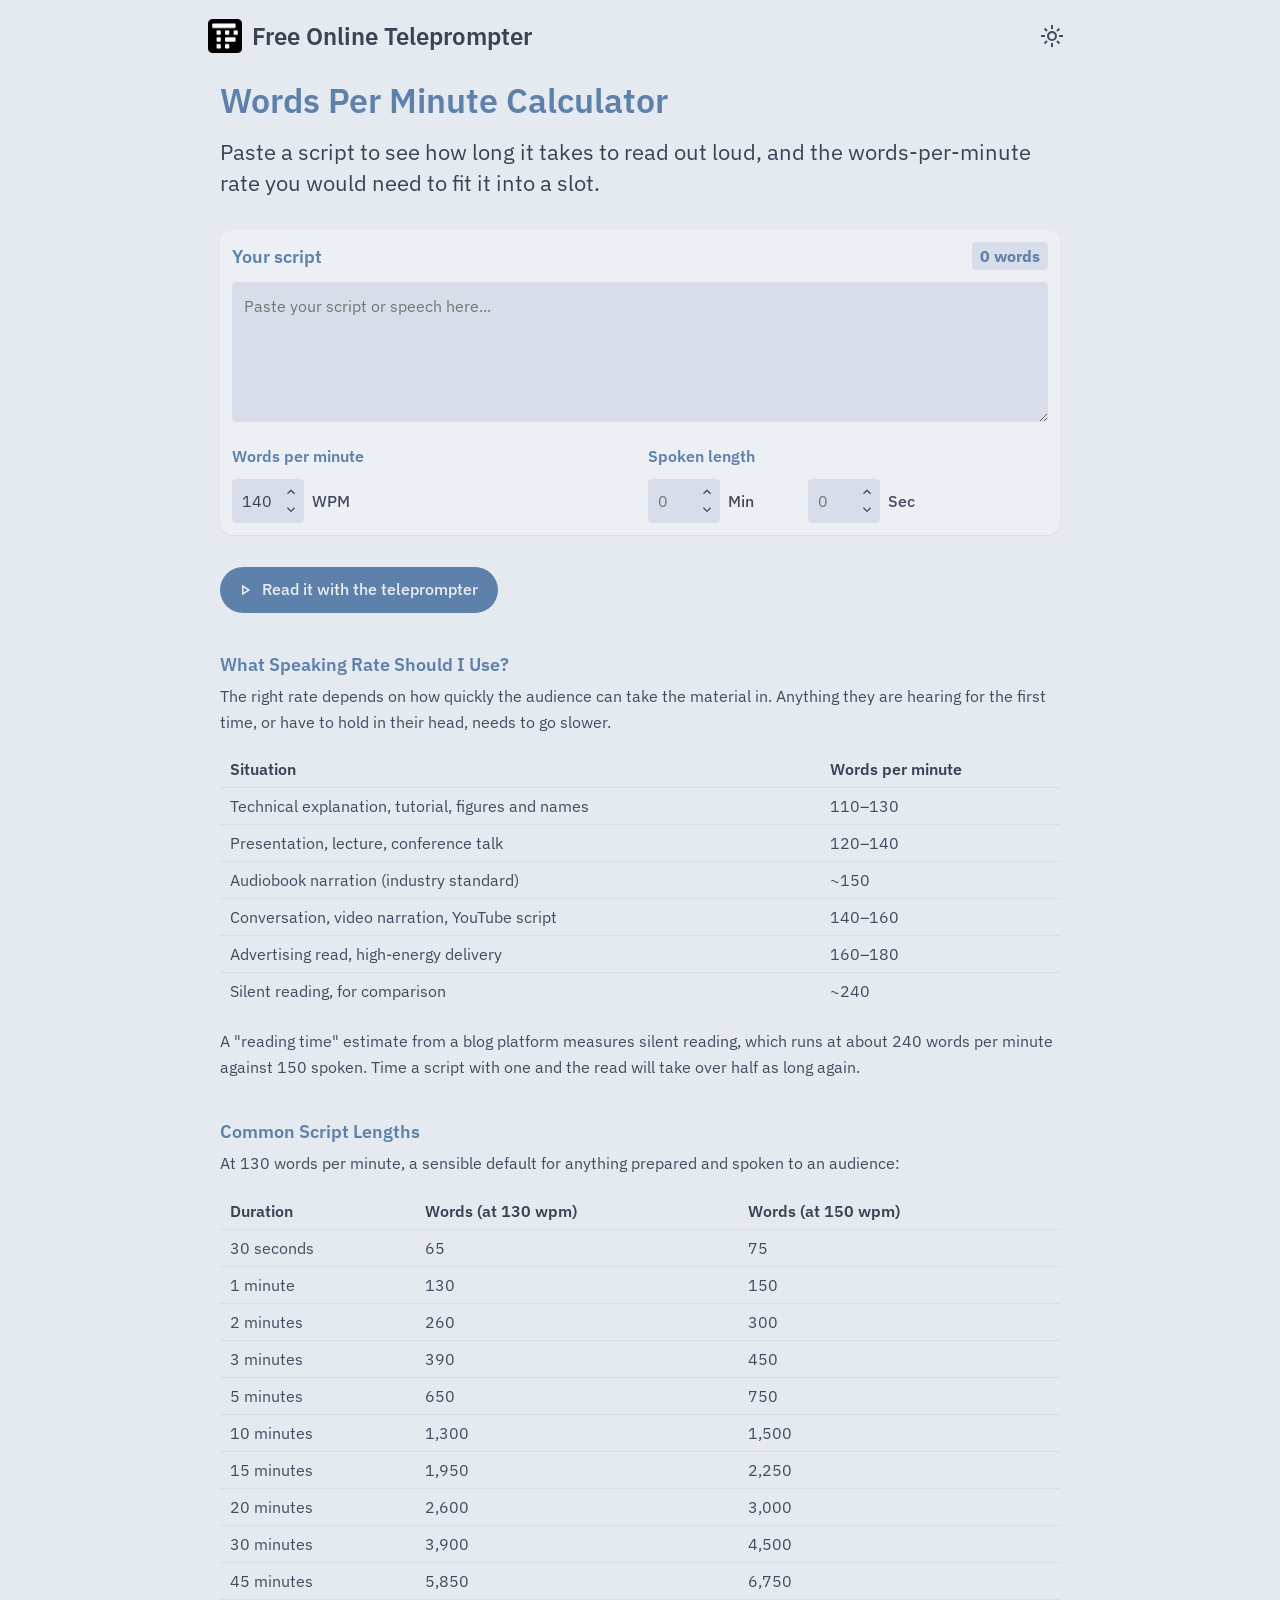
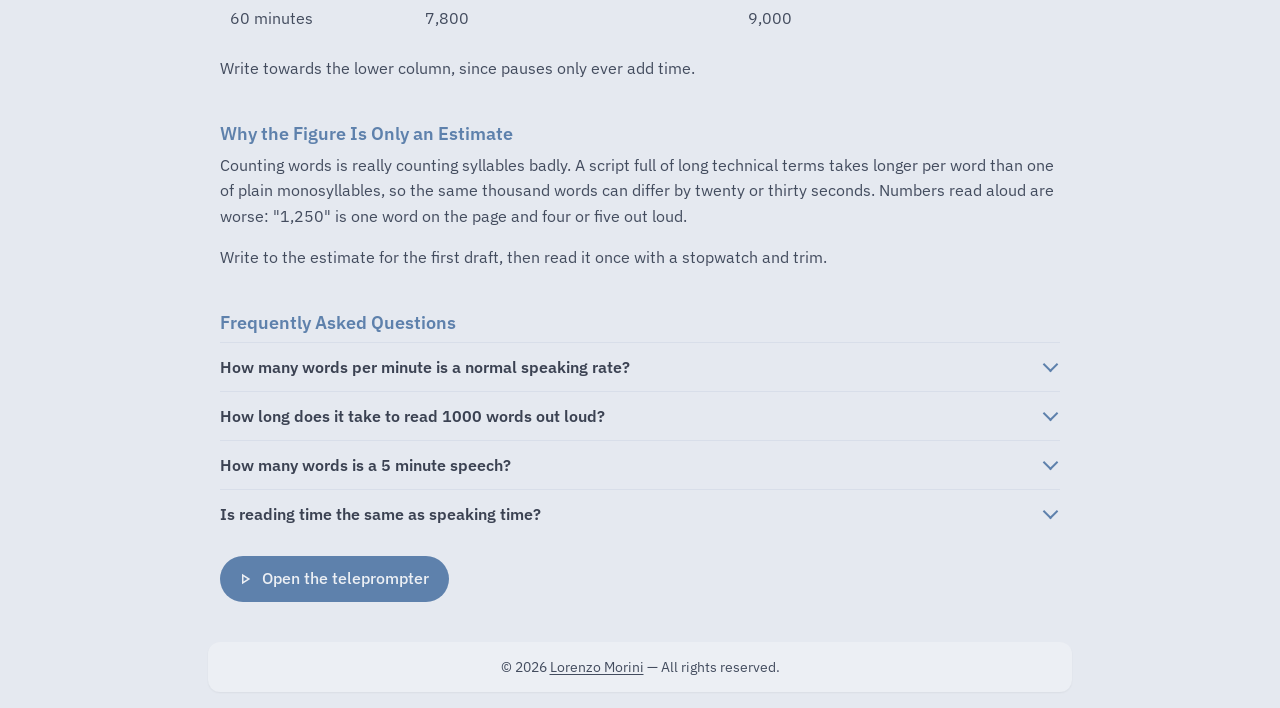
<file: words-per-minute/index.html>
<!DOCTYPE html>
<html lang="en" data-theme="nord-dark">

<head>
    <meta charset="UTF-8">
    <meta name="viewport" content="width=device-width, initial-scale=1.0">

    <link rel="apple-touch-icon" sizes="180x180" href="/apple-touch-icon.png">
    <link rel="icon" type="image/png" sizes="32x32" href="/favicon-32x32.png">
    <link rel="icon" type="image/png" sizes="16x16" href="/favicon-16x16.png">

    <title>Words Per Minute Calculator | How Long Is My Script Spoken Out Loud</title>
    <meta name="description" content="Free words-per-minute calculator for scripts and speeches. Paste the text to see how long it takes to read out loud, or enter a duration to get the words per minute you need. Includes speaking-rate reference figures.">
    <meta name="keywords" content="words per minute calculator, speech length calculator, script timer, how long is my script, reading time calculator, speaking rate, wpm calculator, how many words per minute speech, script duration calculator, teleprompter speed calculator">
    <link rel="canonical" href="https://teleprompter.free/words-per-minute/" />
    <meta name="theme-color" content="#2E3440">
    <meta name="author" content="Lorenzo Morini">

    <meta property="og:type" content="website">
    <meta property="og:site_name" content="Free Online Teleprompter">
    <meta property="og:url" content="https://teleprompter.free/words-per-minute/">
    <meta property="og:title" content="Words Per Minute Calculator | How Long Is My Script Spoken Out Loud">
    <meta property="og:description" content="Paste a script to see how long it takes to read out loud, or enter a duration to get the words per minute you need.">
    <meta property="og:image" content="https://teleprompter.free/og-image.png">
    <meta property="og:image:width" content="1200">
    <meta property="og:image:height" content="630">
    <meta property="og:image:alt" content="Free Online Teleprompter: paste your script and it scrolls at the pace you set.">
    <meta name="twitter:card" content="summary_large_image">

    <link rel="preload" href="/fonts/ibm-plex-sans-var.woff2" as="font" type="font/woff2" crossorigin>
    <link rel="stylesheet" href="/fonts.css">
    <link rel="stylesheet" href="/themes.css">
    <link rel="stylesheet" href="/style.css">
    <link rel="stylesheet" href="/pages.css">

    <!-- Goat Counter Analytics -->
    <script data-goatcounter="https://lorenzomorinidev.goatcounter.com/count" async src="//gc.zgo.at/count.js"></script>

    <script>
        (function() {
            let mode;
            try {
                const settingsJSON = localStorage.getItem('teleprompterSettings');
                if (settingsJSON) {
                    mode = JSON.parse(settingsJSON).mode || 'dark';
                } else {
                    mode = window.matchMedia('(prefers-color-scheme: dark)').matches ? 'dark' : 'light';
                }
            } catch (e) {
                mode = 'dark';
            }
            document.documentElement.setAttribute('data-theme', `nord-${mode}`);
        })();
    </script>

    <script type="application/ld+json">
    {
      "@context": "https://schema.org",
      "@graph": [
        {
          "@type": "WebApplication",
          "name": "Words Per Minute Calculator",
          "url": "https://teleprompter.free/words-per-minute/",
          "applicationCategory": "UtilitiesApplication",
          "operatingSystem": "Any (web browser)",
          "description": "Works out how long a script takes to read out loud at a given words-per-minute rate, and the rate needed to fit a script into a fixed duration.",
          "isAccessibleForFree": true,
          "offers": {
            "@type": "Offer",
            "price": "0",
            "priceCurrency": "USD"
          }
        },
        {
          "@type": "FAQPage",
          "mainEntity": [
            {
              "@type": "Question",
              "name": "How many words per minute is a normal speaking rate?",
              "acceptedAnswer": {
                "@type": "Answer",
                "text": "Conversation runs at roughly 150 words per minute. Presentations and prepared talks sit lower, around 120 to 140, because the audience is hearing the material for the first time. Audiobook narration is standardised at about 150."
              }
            },
            {
              "@type": "Question",
              "name": "How long does it take to read 1000 words out loud?",
              "acceptedAnswer": {
                "@type": "Answer",
                "text": "About 6 minutes 40 seconds at 150 words per minute, or 7 minutes 42 seconds at a slower presentation pace of 130."
              }
            },
            {
              "@type": "Question",
              "name": "How many words is a 5 minute speech?",
              "acceptedAnswer": {
                "@type": "Answer",
                "text": "Around 650 words at a presentation pace of 130 words per minute, or 750 words at a conversational 150. Write towards the lower figure, since pauses only ever add time."
              }
            },
            {
              "@type": "Question",
              "name": "Is reading time the same as speaking time?",
              "acceptedAnswer": {
                "@type": "Answer",
                "text": "No. Silent reading runs at about 240 words per minute, well over speaking pace, so a reading-time estimate will badly under-count how long a script takes out loud."
              }
            }
          ]
        },
        {
          "@type": "BreadcrumbList",
          "itemListElement": [
            {
              "@type": "ListItem",
              "position": 1,
              "name": "Free Online Teleprompter",
              "item": "https://teleprompter.free/"
            },
            {
              "@type": "ListItem",
              "position": 2,
              "name": "Words per minute calculator",
              "item": "https://teleprompter.free/words-per-minute/"
            }
          ]
        }
      ]
    }
    </script>
</head>

<body>
    <!-- Icons used by these pages, taken from the app's set. -->
    <svg xmlns="http://www.w3.org/2000/svg" style="display: none;">
        <symbol id="icon-light_mode" viewBox="0 -960 960 960"><path d="M480-360q50 0 85-35t35-85q0-50-35-85t-85-35q-50 0-85 35t-35 85q0 50 35 85t85 35Zm0 80q-83 0-141.5-58.5T280-480q0-83 58.5-141.5T480-680q83 0 141.5 58.5T680-480q0 83-58.5 141.5T480-280ZM200-440H40v-80h160v80Zm720 0H760v-80h160v80ZM440-760v-160h80v160h-80Zm0 720v-160h80v160h-80ZM256-650l-101-97 57-59 96 100-52 56Zm492 496-97-101 53-55 101 97-57 59Zm-98-550 97-101 59 57-100 96-56-52ZM154-212l101-97 55 53-97 101-59-57Zm326-268Z"/></symbol>
        <symbol id="icon-dark_mode" viewBox="0 -960 960 960"><path d="M480-120q-150 0-255-105T120-480q0-150 105-255t255-105q14 0 27.5 1t26.5 3q-41 29-65.5 75.5T444-660q0 90 63 153t153 63q55 0 101-24.5t75-65.5q2 13 3 26.5t1 27.5q0 150-105 255T480-120Zm0-80q88 0 158-48.5T740-375q-20 5-40 8t-40 3q-123 0-209.5-86.5T364-660q0-20 3-40t8-40q-78 32-126.5 102T200-480q0 116 82 198t198 82Zm-10-270Z"/></symbol>
        <!-- Material Symbols "keyboard_arrow_up"/"down", for the field steppers -->
        <symbol id="icon-step_up" viewBox="0 -960 960 960"><path d="M480-528 296-344l-56-56 240-240 240 240-56 56-184-184Z"/></symbol>
        <symbol id="icon-step_down" viewBox="0 -960 960 960"><path d="M480-344 240-584l56-56 184 184 184-184 56 56-240 240Z"/></symbol>
        <symbol id="icon-play" viewBox="0 -960 960 960"><path d="M320-200v-560l440 280-440 280Zm80-280Zm0 134 210-134-210-134v268Z"/></symbol>
    </svg>

    <div class="page-shell">
        <header class="top-bar">
            <a class="brand" href="/"><img src="/favicon.png" alt="" width="160" height="160">Free Online Teleprompter</a>
            <button id="theme-toggle-btn" class="icon-button" title="Toggle Theme">
                <svg id="light-mode-icon"><use href="#icon-light_mode"></use></svg>
                <svg id="dark-mode-icon"><use href="#icon-dark_mode"></use></svg>
            </button>
        </header>

        <main class="content-wrapper">
            <article class="intro-section">
                <h1>Words Per Minute Calculator</h1>

                <p class="lede">Paste a script to see how long it takes to read out loud, and the words-per-minute rate you would need to fit it into a slot.</p>

                <div class="calc card">
                    <div class="calc-script">
                        <div class="card-header">
                            <label for="calc-text" class="card-title">Your script</label>
                            <span id="word-count">0 words</span>
                        </div>
                        <div class="text-field">
                            <textarea id="calc-text" placeholder="Paste your script or speech here..."></textarea>
                        </div>
                    </div>

                    <div class="calc-controls">
                        <div class="control-row">
                        <div class="control-group">
                            <label for="calc-wpm" class="card-title">Words per minute</label>
                            <div class="pacing-input-group">
                                <div class="text-field has-stepper">
                                    <input type="number" id="calc-wpm" value="140" min="0" max="999" step="10">
                                    <span class="stepper">
                                    <button type="button" class="step-btn" data-step="up" tabindex="-1" aria-label="More words per minute"><svg><use href="#icon-step_up"></use></svg></button>
                                    <button type="button" class="step-btn" data-step="down" tabindex="-1" aria-label="Less words per minute"><svg><use href="#icon-step_down"></use></svg></button>
                                </span>
                                </div>
                                <span class="pacing-label">WPM</span>
                            </div>
                        </div>
                        <div class="control-group">
                            <p class="card-title">Spoken length</p>
                            <div class="pacing-fields-container">
                                <div class="pacing-input-group">
                                    <div class="text-field has-stepper">
                                        <input type="number" id="calc-min" min="0" step="1" placeholder="0" aria-label="Minutes">
                                        <span class="stepper">
                                    <button type="button" class="step-btn" data-step="up" tabindex="-1" aria-label="More minutes"><svg><use href="#icon-step_up"></use></svg></button>
                                    <button type="button" class="step-btn" data-step="down" tabindex="-1" aria-label="Less minutes"><svg><use href="#icon-step_down"></use></svg></button>
                                </span>
                                    </div>
                                    <label for="calc-min" class="pacing-label">Min</label>
                                </div>
                                <div class="pacing-input-group">
                                    <div class="text-field has-stepper">
                                        <input type="number" id="calc-sec" min="0" max="59" step="5" placeholder="0" aria-label="Seconds">
                                        <span class="stepper">
                                    <button type="button" class="step-btn" data-step="up" tabindex="-1" aria-label="More seconds"><svg><use href="#icon-step_up"></use></svg></button>
                                    <button type="button" class="step-btn" data-step="down" tabindex="-1" aria-label="Less seconds"><svg><use href="#icon-step_down"></use></svg></button>
                                </span>
                                    </div>
                                    <label for="calc-sec" class="pacing-label">Sec</label>
                                </div>
                            </div>
                        </div>
                        </div>
                    </div>

                </div>

                <p class="cta-row"><a class="cta" id="calc-cta" href="/"><svg><use href="#icon-play"></use></svg>Read it with the teleprompter</a></p>

                <h2>What Speaking Rate Should I Use?</h2>
                <p>The right rate depends on how quickly the audience can take the material in. Anything they are hearing for the first time, or have to hold in their head, needs to go slower.</p>
                <table>
                    <thead>
                        <tr>
                            <th>Situation</th>
                            <th>Words per minute</th>
                        </tr>
                    </thead>
                    <tbody>
                        <tr>
                            <td>Technical explanation, tutorial, figures and names</td>
                            <td>110–130</td>
                        </tr>
                        <tr>
                            <td>Presentation, lecture, conference talk</td>
                            <td>120–140</td>
                        </tr>
                        <tr>
                            <td>Audiobook narration (industry standard)</td>
                            <td>~150</td>
                        </tr>
                        <tr>
                            <td>Conversation, video narration, YouTube script</td>
                            <td>140–160</td>
                        </tr>
                        <tr>
                            <td>Advertising read, high-energy delivery</td>
                            <td>160–180</td>
                        </tr>
                        <tr>
                            <td>Silent reading, for comparison</td>
                            <td>~240</td>
                        </tr>
                    </tbody>
                </table>
                <p>A "reading time" estimate from a blog platform measures silent reading, which runs at about 240 words per minute against 150 spoken. Time a script with one and the read will take over half as long again.</p>

                <h2>Common Script Lengths</h2>
                <p>At 130 words per minute, a sensible default for anything prepared and spoken to an audience:</p>
                <table>
                    <thead>
                        <tr>
                            <th>Duration</th>
                            <th>Words (at 130 wpm)</th>
                            <th>Words (at 150 wpm)</th>
                        </tr>
                    </thead>
                    <tbody>
                        <tr><td>30 seconds</td><td>65</td><td>75</td></tr>
                        <tr><td>1 minute</td><td>130</td><td>150</td></tr>
                        <tr><td>2 minutes</td><td>260</td><td>300</td></tr>
                        <tr><td>3 minutes</td><td>390</td><td>450</td></tr>
                        <tr><td>5 minutes</td><td>650</td><td>750</td></tr>
                        <tr><td>10 minutes</td><td>1,300</td><td>1,500</td></tr>
                        <tr><td>15 minutes</td><td>1,950</td><td>2,250</td></tr>
                        <tr><td>20 minutes</td><td>2,600</td><td>3,000</td></tr>
                        <tr><td>30 minutes</td><td>3,900</td><td>4,500</td></tr>
                        <tr><td>45 minutes</td><td>5,850</td><td>6,750</td></tr>
                        <tr><td>60 minutes</td><td>7,800</td><td>9,000</td></tr>
                    </tbody>
                </table>
                <p>Write towards the lower column, since pauses only ever add time.</p>

                <h2>Why the Figure Is Only an Estimate</h2>
                <p>Counting words is really counting syllables badly. A script full of long technical terms takes longer per word than one of plain monosyllables, so the same thousand words can differ by twenty or thirty seconds. Numbers read aloud are worse: "1,250" is one word on the page and four or five out loud.</p>
                <p>Write to the estimate for the first draft, then read it once with a stopwatch and trim.</p>

                <h2>Frequently Asked Questions</h2>

                <div class="faq">
                    <details>
                        <summary><h3>How many words per minute is a normal speaking rate?</h3></summary>
                        <p>Conversation runs at roughly 150 words per minute. Presentations and prepared talks sit lower, around 120 to 140, because the audience is hearing the material for the first time. Audiobook narration is standardised at about 150.</p>
                    </details>
                    <details>
                        <summary><h3>How long does it take to read 1000 words out loud?</h3></summary>
                        <p>About 6 minutes 40 seconds at 150 words per minute, or 7 minutes 42 seconds at a slower presentation pace of 130.</p>
                    </details>
                    <details>
                        <summary><h3>How many words is a 5 minute speech?</h3></summary>
                        <p>Around 650 words at a presentation pace of 130 words per minute, or 750 words at a conversational 150. Write towards the lower figure, since pauses only ever add time.</p>
                    </details>
                    <details>
                        <summary><h3>Is reading time the same as speaking time?</h3></summary>
                        <p>No. Silent reading runs at about 240 words per minute, well over speaking pace, so a reading-time estimate will badly under-count how long a script takes out loud.</p>
                    </details>
                </div>

                <p class="cta-row"><a class="cta" href="/"><svg><use href="#icon-play"></use></svg>Open the teleprompter</a></p>
            </article>
        </main>

        <footer class="site-footer card">
            © 2026 <a href="https://lorenzomorini.dev/">Lorenzo Morini</a> — All rights reserved.
        </footer>
    </div>

    <script src="/theme.js" defer></script>

    <script>
        (function() {
            const text = document.getElementById('calc-text');
            const wpmInput = document.getElementById('calc-wpm');
            const minInput = document.getElementById('calc-min');
            const secInput = document.getElementById('calc-sec');
            const wordCountDisplay = document.getElementById('word-count');
            const cta = document.getElementById('calc-cta');

            /* The pace and the spoken length are one number said two ways, so
               only one of them can be typed: whichever you touched last is the
               one that stands, and the other is recalculated from it. The
               prompter's pacing card works the same way, down to the name. */
            let lastEditedPacingControl = 'wpm';

            // Same rule as the prompter itself, so the two never disagree about
            // how long a script is.
            function countWords(value) {
                const trimmed = value.trim();
                return trimmed === '' ? 0 : trimmed.split(/\s+/).filter(Boolean).length;
            }

            /* Two fields, so it reads like a duration and not like 0.13 */
            function getTotalMinutes() {
                const minutes = parseInt(minInput.value, 10) || 0;
                const seconds = parseInt(secInput.value, 10) || 0;
                return minutes + seconds / 60;
            }

            function setTimeFields(totalMinutes) {
                if (!isFinite(totalMinutes) || totalMinutes <= 0) {
                    minInput.value = '';
                    secInput.value = '';
                    return;
                }
                let minutes = Math.floor(totalMinutes);
                let seconds = Math.round((totalMinutes - minutes) * 60);
                if (seconds === 60) {
                    minutes += 1;
                    seconds = 0;
                }
                minInput.value = minutes;
                secInput.value = seconds;
            }

            function currentWpm() {
                const typed = parseInt(wpmInput.value, 10);
                return typed > 0 ? Math.min(999, typed) : 0;
            }

            function update() {
                const words = countWords(text.value);
                wordCountDisplay.textContent = `${words} ${words === 1 ? 'word' : 'words'}`;

                if (lastEditedPacingControl === 'time') {
                    const totalMinutes = getTotalMinutes();
                    // Nothing to divide by, and nothing to divide: leave the
                    // pace alone rather than writing a nonsense figure into it.
                    if (totalMinutes > 0 && words > 0) {
                        wpmInput.value = Math.min(999, Math.max(1, Math.round(words / totalMinutes)));
                    }
                } else {
                    const rate = currentWpm();
                    setTimeFields(rate > 0 ? words / rate : 0);
                }
            }

            text.addEventListener('input', update);

            wpmInput.addEventListener('input', () => {
                lastEditedPacingControl = 'wpm';
                update();
            });

            [minInput, secInput].forEach(input => {
                input.addEventListener('input', () => {
                    lastEditedPacingControl = 'time';
                    update();
                });
            });

            // The app's own steppers, doing here what they do there.
            document.querySelectorAll('.step-btn').forEach(button => {
                button.addEventListener('click', () => {
                    const input = button.closest('.text-field').querySelector('input');
                    if (button.dataset.step === 'up') input.stepUp();
                    else input.stepDown();
                    input.dispatchEvent(new Event('input', { bubbles: true }));
                });
            });

            /* The call to action carries the script across. The prompter reads
               the same stored settings object, so it opens on this script at
               this pace instead of on whatever was there before. Everything
               else in that object belongs to the user, hence read-modify-write. */
            cta.addEventListener('click', () => {
                if (text.value.trim() === '') return;
                let settings = {};
                try {
                    settings = JSON.parse(localStorage.getItem('teleprompterSettings')) || {};
                } catch (e) {
                    settings = {};
                }
                settings.script = text.value;
                settings.wpm = currentWpm() || settings.wpm;
                settings.time = getTotalMinutes() || '';
                settings.lastEditedPacingControl = lastEditedPacingControl;
                try {
                    localStorage.setItem('teleprompterSettings', JSON.stringify(settings));
                } catch (e) {}
            });

            update();
        })();
    </script>
</body>

</html>
</file>
<file: fonts.css>
/* Self-hosted fonts. font-display: block = never render text in the wrong font:
   text stays invisible until the font is ready (with same-origin preloaded files,
   that is effectively first paint). */
@font-face {
    font-family: 'IBM Plex Sans';
    font-style: normal;
    font-weight: 100 700;
    font-display: block;
    src: url('fonts/ibm-plex-sans-var.woff2') format('woff2');
}

@font-face {
    /* latin-ext */
    font-family: 'Atkinson Hyperlegible Next';
    font-style: normal;
    font-weight: 700;
    font-display: block;
    src: url('fonts/atkinson-hyperlegible-next-700-latin-ext.woff2') format('woff2');
    unicode-range: U+0100-02BA, U+02BD-02C5, U+02C7-02CC, U+02CE-02D7, U+02DD-02FF, U+0304, U+0308, U+0329, U+1D00-1DBF, U+1E00-1E9F, U+1EF2-1EFF, U+2020, U+20A0-20AB, U+20AD-20C0, U+2113, U+2C60-2C7F, U+A720-A7FF;
}

@font-face {
    /* latin */
    font-family: 'Atkinson Hyperlegible Next';
    font-style: normal;
    font-weight: 700;
    font-display: block;
    src: url('fonts/atkinson-hyperlegible-next-700-latin.woff2') format('woff2');
    unicode-range: U+0000-00FF, U+0131, U+0152-0153, U+02BB-02BC, U+02C6, U+02DA, U+02DC, U+0304, U+0308, U+0329, U+2000-206F, U+20AC, U+2122, U+2191, U+2193, U+2212, U+2215, U+FEFF, U+FFFD;
}
</file>
<file: themes.css>
/*
========================================
THEME DEFINITIONS (NORD)
========================================
*/

[data-theme="nord-light"],
[data-theme="nord-dark"] {
    --nord0: #2E3440;
    --nord1: #3B4252;
    --nord2: #434C5E;
    --nord3: #4C566A;
    --nord4: #D8DEE9;
    --nord5: #E5E9F0;
    --nord6: #ECEFF4;
    --nord7: #8FBCBB;
    --nord8: #88C0D0;
    --nord9: #81A1C1;
    --nord10: #5E81AC;
    --nord11: #BF616A;
    --nord12: #D08770;
    --nord13: #EBCB8B;
    --nord14: #A3BE8C;
    --nord15: #B48EAD;
}

[data-theme="nord-light"] {
    --m3-color-primary: var(--nord10);
    --m3-color-on-primary: var(--nord6);
    --m3-color-background: var(--nord5);
    --m3-color-surface: var(--nord6);
    --m3-color-on-surface: var(--nord1);
    --m3-color-surface-variant: var(--nord4);
    --m3-color-on-surface-variant: var(--nord2);
    --m3-color-outline: var(--nord3);
    --m3-color-error: var(--nord11);
}

[data-theme="nord-dark"] {
    --m3-color-primary: var(--nord8);
    --m3-color-on-primary: var(--nord1);
    --m3-color-background: var(--nord0);
    --m3-color-surface: var(--nord1);
    --m3-color-on-surface: var(--nord5);
    --m3-color-surface-variant: var(--nord2);
    --m3-color-on-surface-variant: var(--nord4);
    --m3-color-outline: var(--nord3);
    --m3-color-error: var(--nord11);
}

/*
========================================
PROMPTER THEME (FIXED)
Classic black/white prompter with Nord
accents for scrollbar and reading line.
========================================
*/
#text-preview,
#teleprompter-display {
    --m3-color-background: #000000;
    --m3-color-on-surface: #FFFFFF;
    --m3-color-surface-variant: #2C2C2C;
    --m3-color-primary: var(--nord8, #88C0D0);
    --m3-color-error: var(--nord11, #BF616A);
}
</file>
<file: style.css>
/* --- Tokens --- */
:root {
    --shadow-1: 0px 1px 2px rgba(0, 0, 0, 0.05);
    --shadow-2: 0px 2px 4px rgba(0, 0, 0, 0.08);
    --shadow-5: 0px 8px 10px rgba(0, 0, 0, 0.14), 0px 3px 14px rgba(0, 0, 0, 0.12), 0px 5px 5px rgba(0, 0, 0, 0.2);
    --font-family: 'IBM Plex Sans', sans-serif;
    --font-family-prompter: 'Atkinson Hyperlegible Next', sans-serif;
    --ease: 150ms ease-in-out;
    /* Everything that changes with the theme, in one place: any rule that gives
       an element its own transition drops the ones it does not name, and the
       element then snaps to the new theme while the rest of the page fades. */
    --theme-transition: background-color var(--ease), color var(--ease), fill var(--ease), box-shadow var(--ease), outline-color var(--ease), border-color var(--ease);
    /* Overshoots and settles, so a size change reads as movement, not a jump */
    --ease-bounce: 150ms cubic-bezier(0.34, 1.56, 0.64, 1);
    --prompter-ui-on-background: #E3E3E3;
    --text-width: 45%;
    /* The same width as a bare number, for the arithmetic percentages cannot do */
    --text-fraction: 0.45;
    --text-inset: 16px;
    /* The width of the page's column of cards. Named, because the preview's own
       header is held to it as well, and the two must agree. */
    --column: 864px;
    --card-radius: 12px;
}

[data-theme$="-dark"] {
    --shadow-1: 0px 1px 2px rgba(0, 0, 0, 0.3);
    --shadow-2: 0px 2px 4px rgba(0, 0, 0, 0.4);
    --shadow-5: 0px 8px 10px rgba(0, 0, 0, 0.5), 0px 3px 14px rgba(0, 0, 0, 0.4), 0px 5px 5px rgba(0, 0, 0, 0.6);
}

/* --- Base --- */
* {
    box-sizing: border-box;
    scrollbar-width: thin;
    scrollbar-color: var(--m3-color-primary) transparent;
}

/* The bar is its thumb and nothing else: the track is left transparent so
   whatever is behind it shows through, instead of a strip down the edge of the
   page in a colour of its own. Said twice because the two engines do not share
   a property for it - scrollbar-color above for Firefox and current Chrome,
   these for WebKit. Declaring ::-webkit-scrollbar also takes the stepper
   arrows off the ends, which scrollbar-width: thin does on its own. */
::-webkit-scrollbar {
    width: 8px;
    height: 8px;
}

::-webkit-scrollbar-track,
::-webkit-scrollbar-corner {
    background: transparent;
}

::-webkit-scrollbar-thumb {
    background-color: var(--m3-color-primary);
    border-radius: 4px;
}

/* The theme fade, on the things that are painted with a theme colour and on
   nothing else. It used to sit on `*`: six property transitions on all 262
   elements of the page, where only about thirty of them paint anything that
   differs between the themes. The rest were easing an inherited `color` and a
   border colour on an element with no border.

   What is left out is left out on purpose. `color` and `fill: currentColor`
   are inherited, so everything under one of these follows it with no
   transition of its own - and in better step than with one, since a child that
   eases an already-easing inherited value arrives after its own parent. */
body,
h1,
h2,
h3,
.card-title,
.card,
.text-field textarea,
.text-field input,
.step-btn,
.pacing-label,
.switch,
.switch::before,
.icon-button,
.icon-button svg,
.fab,
.fab svg,
#word-count,
#total-time-preview,
#text-preview,
#teleprompter-display,
#teleprompter-content::before,
#pause-indicator,
#prompter-controls,
.reading-line,
.width-grip::before,
.faq,
.faq details,
.faq summary h3,
.faq summary::after,
.intro-section p,
.intro-section li,
.intro-section a,
.intro-section table,
.intro-section th,
.intro-section td,
.site-footer,
.site-footer a {
    transition: var(--theme-transition);
}

/* Answered once, here, rather than component by component: a rule that forgets
   to ask is the whole point of putting it at the base. The prompter's own
   scroll is driven by requestAnimationFrame, not by a transition, so reading
   still works at the pace that was asked for. */
@media (prefers-reduced-motion: reduce) {

    *,
    *::before,
    *::after {
        transition-duration: 0ms !important;
        animation-duration: 0ms !important;
    }

    /* One rule each: a selector list is thrown away whole if any selector in it
       is unknown, and each engine knows only its own slider pseudo-elements. */
    .slider::-webkit-slider-runnable-track,
    .slider::-webkit-slider-thumb {
        transition-duration: 0ms !important;
    }

    .slider::-moz-range-track,
    .slider::-moz-range-thumb {
        transition-duration: 0ms !important;
    }
}

body {
    margin: 0;
    font-family: var(--font-family);
    background-color: var(--m3-color-background);
    color: var(--m3-color-on-surface);
    /* The scrollbar takes its width off the right of the page, so the same width
       is given back on the left: the middle of the content is then the middle of
       the screen, which is where the prompter puts its own text. 100vw is the
       screen, 100% is what the bar leaves, so the difference is the bar - and it
       is zero on anything with overlay scrollbars, with no query to ask. */
    padding: 16px 16px 16px calc(16px + 100vw - 100%);
}

/* The preview at 100% is a full screen wide, which is wider than what the bar
   leaves, so its last strip falls under the bar where nothing is ever seen.
   Clipped rather than hidden: hidden leaves a box the browser can still scroll
   sideways on its own when something takes focus, and the page would sit a few
   pixels off and stay there. */
body {
    overflow-x: clip;
}

/* The prompter is the whole screen and scrolls itself, so the page behind it
   has nothing to offer: no bar, and no chance of scrolling underneath. */
html.is-prompting {
    overflow: hidden;
    overscroll-behavior: none;
}

input,
textarea {
    font: inherit;
}

:focus-visible {
    outline: 2px solid var(--m3-color-primary);
    outline-offset: 2px;
}

h1,
h2,
h3,
.card-title {
    font-weight: 600;
    margin: 0;
    cursor: default;
}

h2,
h3,
.card-title {
    color: var(--m3-color-primary);
}

h1 {
    font-size: clamp(20px, 5vw, 24px);
    color: var(--m3-color-on-surface);
    display: flex;
    align-items: center;
    gap: 10px;
}

.title-icon {
    width: 34px;
    height: 34px;
    flex-shrink: 0;
}

/* The card titles in the app are not headings: the page's heading outline is
   the article below, not the labels on the controls. They are <p> elements, so
   the size that came from h2 is restated here. */
h2,
.card-title {
    font-size: 18px;
}

.control-group .card-title {
    white-space: nowrap;
    font-size: 16px;
}

.text-align-center {
    text-align: center;
}

/* Follows the direction of the script rather than the page, so Arabic and
   Hebrew sit against the right edge the way they are read. The direction
   itself comes from dir="auto" on the text surfaces. */
.text-align-left {
    text-align: start;
}

/* --- Setup layout --- */
#setup-container {
    display: flex;
    flex-direction: column;
    align-items: center;
}

/* A fixed column, sized to match the preview at the default text width on a
   1920 screen: 45% of it. Fixed and not a share of the window, because there is
   no reason for the controls to get narrower every time the window does - they
   only fill the window once it is narrower than the column itself. */
.top-bar,
.card,
.content-wrapper {
    width: 100%;
    max-width: var(--column);
}

.top-bar {
    padding: 0 0 16px;
    display: flex;
    justify-content: space-between;
    align-items: center;
}

.card {
    margin-bottom: 16px;
    background-color: var(--m3-color-surface);
    padding: 12px;
    border-radius: var(--card-radius);
    box-shadow: var(--shadow-1);
}

#pacing-controls-card,
#font-layout-card {
    display: flex;
    flex-wrap: wrap;
    gap: 12px;
}

/* Equal columns, so the four control labels sit at even intervals */
.control-row {
    flex: 1 1 320px;
    display: grid;
    grid-template-columns: 1fr 1fr;
    gap: 16px;
    min-width: 0;
}

.control-group {
    flex: 1;
    min-width: 0;
    display: flex;
    flex-direction: column;
    gap: 12px;
}

/* Options sit at the top of their column, all on one line: only the width
   slider adds a second row underneath. Without this the auto margins below
   centre each control in whatever height the card has, which is right in the
   pacing card and wrong wherever the controls are the only thing setting it.
   The calculator on /words-per-minute/ is the second such place, so it takes
   the same rule rather than restating the numbers. */
#font-layout-card .pacing-input-group,
#font-layout-card .switch-container,
#font-layout-card .single-button-container,
.calc .pacing-fields-container,
.calc .pacing-input-group {
    display: flex;
    align-items: center;
    align-self: stretch;
    margin-block: 0;
    min-height: 45px;
}

.main-script-card,
.preview-card {
    min-height: 220px;
    display: flex;
    flex-direction: column;
    gap: 12px;
}

.main-script-card {
    height: 32vh;
}

/* The preview box stands in for the screen, so its card is as wide a slice of
   the window as the text is: at 60% it is a card sitting in the page, at 100%
   it is the window itself. The width is the body's own width plus the padding
   it cancels, times the setting, which is why the fraction exists. Centring is
   the container's, and flex centring lets the full-bleed case hang over both
   edges evenly. */
.preview-card {
    height: 48vh;
    max-width: none;
    width: calc(100vw * var(--text-fraction));
    padding: 0;
    transition: var(--theme-transition), border-radius var(--ease);
}

/* The spring is on the width only while the width control is what moved it. The
   same number also changes when the window is resized or the page zoomed, and
   easing into those looks like the preview is lagging behind the window, so the
   transition is armed for one deliberate change and taken away again.
 */
.preview-card.is-easing-width {
    transition: var(--theme-transition), width var(--ease-bounce), border-radius var(--ease);
}

/* Rounded corners flush against the window edge just look broken */
.preview-card.is-full-bleed {
    border-radius: 0;
}

/* However wide the preview grows, its title and its clock stay in the same
   column as the cards above and start where their text starts, instead of
   drifting out to the edges. The inset is the distance from the card's own edge
   to that column: on a phone, where the preview covers the window and the cards
   sit inside the body's padding, that comes to those 16px plus the card's 12;
   on a wide screen it is however far in the column begins. Never less than a
   card's padding, for when the preview is narrower than the column itself. */
.preview-card .preview-header {
    padding: 12px max(12px, calc((100% - min(var(--column), 100vw - 32px)) / 2 + 12px)) 0;
}

/* The rounding lives here rather than on the card, so that clipping the black
   box to it does not also clip a header that has run out of room and spilled. */
.preview-viewport {
    position: relative;
    flex-grow: 1;
    display: flex;
    min-height: 0;
    overflow: hidden;
    border-end-start-radius: var(--card-radius);
    border-end-end-radius: var(--card-radius);
}

.preview-card.is-full-bleed .preview-viewport {
    border-radius: 0;
}

/* --- Forms & inputs --- */
.text-field textarea,
.text-field input {
    width: 100%;
    min-width: 70px;
    padding: 12px;
    background-color: var(--m3-color-surface-variant);
    border-radius: 4px;
    border: 0;
    color: var(--m3-color-on-surface);
}

.text-field textarea:focus,
.text-field input:focus {
    background-color: var(--m3-color-surface);
}

.main-script-card .text-field {
    flex-grow: 1;
}

.main-script-card textarea {
    height: 100%;
    resize: none;
}

/* The browser's own spin buttons take no styling worth the name, so each field
   carries its own pair instead: same job, same step, the app's colours. */
input[type=number] {
    appearance: textfield;
}

input::-webkit-outer-spin-button,
input::-webkit-inner-spin-button {
    -webkit-appearance: none;
    margin: 0;
}

.text-field.has-stepper {
    position: relative;
}

.text-field.has-stepper input {
    padding-inline: 10px 24px;
}

.stepper {
    position: absolute;
    inset: 4px 4px 4px auto;
    width: 18px;
    display: flex;
    flex-direction: column;
    gap: 1px;
}

.step-btn {
    flex: 1;
    display: flex;
    align-items: center;
    justify-content: center;
    padding: 0;
    border: 0;
    border-radius: 3px;
    background-color: transparent;
    color: var(--m3-color-on-surface-variant);
    cursor: pointer;
}

.step-btn:hover {
    background-color: var(--m3-color-primary);
    color: var(--m3-color-on-primary);
}

/* currentColor, so the fill follows the button. The icon has the base
   transition too, which would ease a value that is already being eased by the
   button above it: two 150ms curves in series, and the arrow arrives after its
   own background. The parent's animation is the one to follow, so the icon
   takes each frame of it as it comes. */
.step-btn svg {
    width: 16px;
    height: 16px;
    fill: currentColor;
    pointer-events: none;
    transition: none;
}

/* A spin control is a mouse affordance: the browser's own does not appear on a
   phone either, a target this small cannot be hit with a thumb, and it would
   sit right where the caret goes. Where no pointer is fine, the field is a
   plain field and the numeric keypad does the work. Not a width breakpoint:
   a narrow window on a desktop still has a mouse, a large tablet still has not. */
@media not all and (any-pointer: fine) {
    .stepper {
        display: none;
    }

    .text-field.has-stepper input {
        padding-inline: 12px;
    }
}

.pacing-fields-container,
.pacing-input-group,
.single-button-container {
    margin: auto 0;
    display: flex;
    align-items: center;
}

/* Wide gap so WPM never looks like a label for the duration next to it; it
   narrows before the row is forced to wrap on small screens. The percentage is
   of this row's own width, so the spacing answers to the card: measured against
   the viewport it kept growing after the card had stopped at its max width. */
.pacing-fields-container {
    gap: clamp(28px, 13.4%, 104px);
    flex-wrap: wrap;
}

.duration-fields {
    display: flex;
    align-items: center;
    gap: 12px;
}

.pacing-input-group {
    gap: 8px;
}

.pacing-input-group .text-field {
    flex: 0 0 72px;
    max-width: 72px;
}

.pacing-input-group input {
    min-width: 0;
}

.pacing-label {
    font-weight: 500;
    color: var(--m3-color-on-surface-variant);
}

/* --- Slider --- */
.slider {
    width: 100%;
    min-width: 64px;
    height: 20px;
    margin: 0;
    padding: 0;
    appearance: none;
    background: transparent;
    cursor: pointer;
}

.slider::-webkit-slider-runnable-track {
    height: 4px;
    border-radius: 2px;
    background-color: var(--m3-color-surface-variant);
    transition: var(--theme-transition);
}

/* The base rule reaches elements, not pseudo-elements, so the thumb was the
   one control in the app that snapped: no theme fade, and the focus ring
   appearing instantly under the pointer. It is restated here for both engines. */
.slider::-webkit-slider-thumb {
    appearance: none;
    width: 16px;
    height: 16px;
    margin-top: -6px;
    border: 0;
    border-radius: 50%;
    background-color: var(--m3-color-primary);
    transition: var(--theme-transition);
}

.slider::-moz-range-track {
    height: 4px;
    border-radius: 2px;
    background-color: var(--m3-color-surface-variant);
    transition: var(--theme-transition);
}

.slider::-moz-range-thumb {
    width: 16px;
    height: 16px;
    border: 0;
    border-radius: 50%;
    background-color: var(--m3-color-primary);
    transition: var(--theme-transition);
}

.slider:hover::-webkit-slider-thumb,
.slider:focus-visible::-webkit-slider-thumb {
    box-shadow: 0 0 0 6px color-mix(in srgb, var(--m3-color-primary) 25%, transparent);
}

.slider:hover::-moz-range-thumb,
.slider:focus-visible::-moz-range-thumb {
    box-shadow: 0 0 0 6px color-mix(in srgb, var(--m3-color-primary) 25%, transparent);
}

/* --- Switch --- */
.switch-container {
    margin: auto 0;
    align-self: flex-start;
}

.switch {
    width: 52px;
    height: 32px;
    appearance: none;
    background-color: var(--m3-color-outline);
    border-radius: 16px;
    position: relative;
    margin: 0;
    display: block;
    cursor: pointer;
}

.switch::before {
    content: "";
    height: 24px;
    width: 24px;
    position: absolute;
    left: 4px;
    top: 4px;
    background-color: var(--m3-color-surface);
    border-radius: 50%;
    transition: transform var(--ease), background-color var(--ease);
}

.switch:checked {
    background-color: var(--m3-color-primary);
}

.switch:checked::before {
    transform: translateX(20px);
    background-color: var(--m3-color-on-primary);
}

/* --- Buttons & icons --- */
.icon-button {
    display: flex;
    align-items: center;
    justify-content: center;
    width: 40px;
    height: 40px;
    /* The browser's own button padding would eat into the glyph on any button
       smaller than 40px, squashing it rather than centring it. */
    padding: 0;
    background-color: transparent;
    border: 0;
    border-radius: 50%;
    cursor: pointer;
}

.icon-button:hover {
    background-color: var(--m3-color-surface-variant);
}

.icon-button svg {
    width: 24px;
    height: 24px;
    fill: var(--m3-color-on-surface-variant);
}

/* Descendant and self alike: the close button carries the class itself, the
   transport buttons sit inside a bar that carries it. The prompter screen is
   black in either theme, so these do not follow the theme at all. */
.prompter-ui svg {
    fill: var(--prompter-ui-on-background);
}

.fab-container {
    position: fixed;
    bottom: 24px;
    right: 24px;
}

.fab {
    width: 56px;
    height: 56px;
    background-color: var(--m3-color-primary);
    border: none;
    border-radius: 16px;
    box-shadow: var(--shadow-2);
    cursor: pointer;
    display: grid;
    place-items: center;
}

.fab:hover {
    box-shadow: var(--shadow-5);
}

.fab:focus-visible {
    outline: 3px solid var(--m3-color-on-primary);
    outline-offset: 3px;
}

.fab svg {
    width: 34px;
    height: 34px;
    fill: var(--m3-color-on-primary);
}

#dark-mode-icon,
#pause-icon,
#play-icon {
    display: none;
}

/* The readouts and the unit labels were set in IBM Plex Mono. Plex Sans gives
   a digit the same 0.60em advance that Plex Mono does, and gives every digit
   the same one, so the mono was buying a texture and not an alignment - at the
   cost of two blocking font files. It is gone; the weights stay. */

/* --- Card headers --- */
/* A title on the left, a readout on the right: the word count over the script
   and the running time over the preview are the same thing in two places.

   Side by side while they fit; when they stop fitting the readout drops onto a
   line of its own under the title, which is the last arrangement that is still
   readable. Neither is allowed to shrink or to break mid-figure: past that
   point they run past the edge rather than turn into a squashed mess. */
.card-header,
.preview-header {
    display: flex;
    flex-wrap: wrap;
    justify-content: space-between;
    align-items: center;
    gap: 4px 12px;
}

.preview-controls,
.card-header .card-title,
.preview-header .card-title {
    flex-shrink: 0;
}

.preview-controls {
    display: flex;
    align-items: center;
    gap: 8px;
}

/* The glyph is the standard size, the button is not: a 40px one would set the
   height of the whole header row for no reason. */
#preview-scroll-btn {
    width: 32px;
    height: 32px;
}

/* Play carries the same weight over its own replay icon as it does in the
   prompter's bar, where it stands a quarter larger than the buttons beside it. */
#preview-play-icon {
    width: 30px;
    height: 30px;
}

#total-time-preview,
#word-count {
    white-space: nowrap;
    cursor: default;
    user-select: none;
    font-weight: 700;
    color: var(--m3-color-primary);
    background-color: var(--m3-color-surface-variant);
    padding: 4px 8px;
    border-radius: 4px;
}

/* --- Prompter text surfaces --- */
/* The preview box stands for the screen, so both text surfaces share the same
   typography and the same width rule: 100% is the full screen in both. */
#text-preview-text,
#script-text-wrapper {
    font-family: var(--font-family-prompter);
    font-weight: 700;
    white-space: pre-line;
    user-select: none;
    overflow-wrap: break-word;
    line-height: 1.6;
    width: var(--text-width);
    padding-inline: var(--text-inset);
    margin: 0 auto;
}

/* The card is the screen now, so the text inside it is the whole of it */
#text-preview-text {
    width: 100%;
}

#text-preview {
    background-color: var(--m3-color-background);
    color: var(--m3-color-on-surface);
    cursor: pointer;
    width: 100%;
    overflow: hidden;
    scrollbar-width: none;
}

/* --- Width grips ---
   The preview card is already as wide a slice of the window as the text is, so
   its edges are the width setting made visible. These make them draggable: a
   strip you can hit, showing a short bar when the pointer is on it. The number
   field and the slider stay the way to set it precisely - this is the way to
   set it by eye, which is how a measure is actually judged. */
.width-grip {
    position: absolute;
    top: 0;
    bottom: 0;
    width: 14px;
    z-index: 6;
    display: flex;
    align-items: center;
    justify-content: center;
    cursor: ew-resize;
    /* The pointer here is dragging, never scrolling or panning the page */
    touch-action: none;
}

.width-grip[data-edge="start"] {
    left: 0;
}

.width-grip[data-edge="end"] {
    right: 0;
}

.width-grip::before {
    content: '';
    width: 4px;
    height: 44px;
    border-radius: 2px;
    background-color: var(--m3-color-primary);
    opacity: 0;
    transition: opacity var(--ease);
}

.width-grip:hover::before,
.width-grip.is-dragging::before {
    opacity: 1;
}

/* The same gate the field steppers take, for the same two reasons: a drag
   handle is a mouse affordance, and a 14px strip down the edge of the preview
   is exactly where a thumb would try to scroll. Not a width breakpoint - a
   narrow window on a desktop still has a mouse. */
@media not all and (any-pointer: fine) {
    .width-grip {
        display: none;
    }
}

/* For the length of a drag the cursor is the drag's wherever the pointer goes,
   and nothing on the page gets selected by a pointer that is busy. Capture
   routes the events back here but does not carry the cursor with them, hence
   the override. */
.is-resizing-width,
.is-resizing-width * {
    cursor: ew-resize !important;
    user-select: none !important;
}

/* Reading line: sits over the preview, never scrolls with it */
.reading-line {
    position: absolute;
    top: 50%;
    left: 50%;
    width: calc(100% - 2 * var(--text-inset));
    height: 3px;
    transform: translate(-50%, -50%);
    background-color: var(--m3-color-error);
    pointer-events: none;
}

/* The flip belongs to the text, never to the window around it: the window is
   what the browser scrolls, and turning it over turns every input axis over
   with it - wheel, trackpad, touch, scrollbar, keys. Flipped, the script runs
   backwards down the scrollbar instead; scrollTopFor()/progressAt() map that,
   so the scrolling itself stays exactly as native as it is unmirrored. */
#text-preview-text,
#script-text-wrapper {
    transform: scale(var(--mirror-x, 1), var(--mirror-y, 1));
}

.mirror-h {
    --mirror-x: -1;
}

.mirror-v {
    --mirror-y: -1;
}

.mirror-buttons {
    gap: 4px;
}

/* Same glyph on its side: the pair reads as one control with two axes. Turning
   the mirror on turns the glyph over on the axis that button controls, so the
   button is a picture of what the screen is doing rather than a lit lamp. */
#mirror-h-btn svg,
#mirror-v-btn svg {
    transition: var(--theme-transition), transform var(--ease-bounce);
}

/* Both states of a button spell out the same list of functions in the same
   order, so the browser interpolates them one by one: the scale runs 1 to -1
   through 0 and the glyph turns over on the spot. Leaving the resting state as
   a bare rotate() gives the two ends different lists, and the browser falls
   back to interpolating the matrices instead - which reaches a mirror image by
   decomposing it into a rotation, and the icon takes a wild spin to get there. */
#mirror-h-btn svg {
    transform: scaleX(1);
}

#mirror-h-btn.is-active svg {
    transform: scaleX(-1);
}

#mirror-v-btn svg {
    transform: scaleY(1) rotate(90deg);
}

#mirror-v-btn.is-active svg {
    transform: scaleY(-1) rotate(90deg);
}

/* --- Teleprompter screen --- */
#teleprompter-display {
    display: none;
    position: fixed;
    inset: 0;
    /* The prompter scrolls itself and nothing beyond it: without this, reaching
       either end passes the gesture on to the page underneath, and the browser
       reads that as scrolling the document - which is what makes a phone slide
       its address bar in and out mid-take. */
    overscroll-behavior: none;
    background-color: var(--m3-color-background);
    color: var(--m3-color-on-surface);
    overflow-y: auto;
    scrollbar-width: none;
}

/* The two surfaces that show no bar at all: scrollbar-width: none covers the
   standard property, and the rule above would otherwise hand them one here. */
#teleprompter-display::-webkit-scrollbar,
#text-preview::-webkit-scrollbar {
    width: 0;
    height: 0;
}

#teleprompter-display.cursor-hidden {
    cursor: none;
}

#teleprompter-content {
    position: relative;
    /* Half a screen at each end, so a run opens with the reading line resting
       against the near edge of the first line, still to cross it, and closes
       with the last line just past it. Mirrored, the text arrives from the
       other side and the same padding puts the line on that side instead. */
    padding: 50vh 0;
}

/* Reading line: pinned to the screen, not carried by the text. Sticky keeps a
   box inside its containing block, which ends with the last line, so the bar
   was dragged up off centre over the closing frames of a run. */
#teleprompter-content::before {
    content: '';
    position: fixed;
    top: 50%;
    left: calc((100% - var(--text-width)) / 2 + var(--text-inset));
    width: calc(var(--text-width) - 2 * var(--text-inset));
    display: block;
    height: 3px;
    background-color: var(--m3-color-error);
    transform: translateY(-50%);
    z-index: 10;
}

#pause-indicator {
    display: none;
    position: absolute;
    left: calc((100% - var(--text-width)) / 2 + var(--text-inset));
    width: calc(var(--text-width) - 2 * var(--text-inset));
    height: 3px;
    background-color: var(--m3-color-primary);
    z-index: 5;
}

/* --- Prompter UI (overlay controls) --- */
.prompter-ui {
    position: fixed;
    z-index: 20;
    transition: var(--theme-transition), opacity 250ms cubic-bezier(0.4, 0, 0.2, 1), transform 250ms cubic-bezier(0.4, 0, 0.2, 1);
}

.prompter-ui.ui-hidden {
    opacity: 0;
    pointer-events: none;
}

#close-btn {
    top: 16px;
    right: 16px;
}

#close-btn.ui-hidden {
    transform: translateY(calc(-100% - 16px));
}

#prompter-ui-layer {
    display: none;
}

#prompter-controls {
    bottom: 20px;
    left: 50%;
    background-color: rgba(28, 27, 31, 0.85);
    backdrop-filter: blur(10px);
    border-radius: 99px;
    display: flex;
    gap: 8px;
    align-items: center;
    padding: 8px;
    box-shadow: var(--shadow-2);
    transform: translateX(-50%);
}

#prompter-controls.ui-hidden {
    transform: translateX(-50%) translateY(calc(100% + 20px));
}

.icon-button:disabled {
    opacity: 0.35;
    cursor: default;
}

.icon-button:disabled:hover {
    background-color: transparent;
}

#play-pause-btn svg {
    width: 30px;
    height: 30px;
}

#time-remaining {
    font-size: 18px;
    font-weight: 500;
    color: var(--prompter-ui-on-background);
    padding: 0 16px 0 8px;
    user-select: none;
}

/* --- SEO content & footer --- */
.content-wrapper {
    margin: 0 auto 16px;
    padding: 0 12px;
}

/* A heading belongs to the text under it. Left alone, both gaps are the
   paragraph's own 16px and the sections stop reading as sections, so the space
   above a heading is set wide and the space below it is closed up. */
.intro-section h2 {
    color: var(--m3-color-primary);
    margin-block-start: 40px;
}

/* What closes the gap below: h2's own bottom margin would collapse into the
   paragraph's larger top one and count for nothing, so the paragraph's is the
   one that is set. */
.intro-section h2 + * {
    margin-block-start: 8px;
}

/* The FAQ questions: a step down in size from the section headings, with the
   same accent colour every other heading on the site takes. */
.intro-section h3 {
    font-size: 16px;
    margin-block: 20px 4px;
}

/* --- FAQ accordion ---
   Native <details>, so it opens with no script and the answers are in the
   document whether or not they are open. The rows are separated by a rule
   rather than boxed: six cards in a column would weigh more than the six
   sentences inside them. */
.faq {
    /* Every row ends 14px below its last line, in padding: the summary's when
       the row is closed, the row's own when it is open. What follows used to
       add its margin on top of that, which came to 54px where every other
       section break is 40. The 14 is given back here, so the gap that shows is
       the one the next element asked for, open or closed. */
    margin-block: 8px -14px;
    border-top: 1px solid var(--m3-color-surface-variant);
}

.faq details {
    border-bottom: 1px solid var(--m3-color-surface-variant);
}

/* The rules separate questions; after the last one there is nothing left to
   separate, and a line there closes the list off from what follows it. */
.faq details:last-child {
    border-bottom: 0;
}

.faq summary {
    display: flex;
    align-items: center;
    gap: 12px;
    padding-block: 14px;
    cursor: pointer;
    list-style: none;
}

/* Safari still draws its own triangle without this. */
.faq summary::-webkit-details-marker {
    display: none;
}

/* The questions are the one heading on the site that is not in the accent: a
   column of six accent lines reads as six section titles, and they are a list
   of things to open. The accent is kept for the chevron and for hover, where
   it says which row the pointer is on. */
.faq summary h3 {
    flex: 1;
    margin: 0;
    color: var(--m3-color-on-surface);
    /* Headings are given `cursor: default` because a title is not something you
       click. This one is: it fills the row you open, so it takes the row's. */
    cursor: inherit;
}

.faq summary:hover h3 {
    color: var(--m3-color-primary);
}

/* The chevron, drawn with two borders: an icon in the sprite would have to be
   repeated on the pages that do not load it. */
.faq summary::after {
    content: '';
    flex-shrink: 0;
    width: 9px;
    height: 9px;
    margin-inline-end: 4px;
    border-right: 2px solid var(--m3-color-primary);
    border-bottom: 2px solid var(--m3-color-primary);
    transform: translateY(-2px) rotate(45deg);
    transition: transform var(--ease);
}

.faq details[open] summary::after {
    transform: translateY(2px) rotate(-135deg);
}

.faq details > :not(summary) {
    margin-block: 0 14px;
}

/* The answer's own bottom margin would collapse straight out of the block and
   take the gap after the FAQ down with it, so the space under the last thing in
   an open row is the row's padding, which collapses with nothing. Closed rows
   get it from the summary's padding and need none. */
.faq details > :last-child {
    margin-block-end: 0;
}

.faq details[open] {
    padding-block-end: 14px;
}

.intro-section a {
    color: inherit;
    text-decoration: underline;
    text-underline-offset: 2px;
}

.intro-section a:hover {
    color: var(--m3-color-primary);
}

/* The article's own body text. A .card-title is a label on a control, not
   prose, and `.intro-section p` would outrank the class that colours it, so the
   titles are excluded here rather than given a second colour rule. The
   exclusion is wrapped in :where(), which weighs nothing: a bare :not() counts
   as a class and would push this rule past .lede below, which is how the
   opening line ended up at body size. */
.intro-section p:where(:not(.card-title)),
.intro-section li {
    font-size: 16px;
    line-height: 1.6;
    color: var(--m3-color-on-surface-variant);
}

/* The line that says what the thing is. Two points above the body text read as
   a typo rather than a decision, so it goes well clear of it - larger than the
   headings below it too, which makes it the opening statement of the article
   rather than a stray sentence in front of one. Air on both sides does the
   rest: it is set off from the app above and from the first heading below. */
.intro-section .lede {
    font-size: 22px;
    line-height: 1.4;
    color: var(--m3-color-on-surface);
    /* The gap under it is the body's own, not a wider one: at 32px it was
       within a few pixels of the 40 that goes before a heading, so the two
       steps read as one size and neither separated anything. The lede is
       already set apart by being larger and in the stronger colour. Where a
       heading or the calculator follows instead of a paragraph, their own
       larger top margin is the one that shows. */
    margin-block: 16px;
}

/* One statement to a line: separate blocks rather than breaks inside a
   paragraph, so each one stands on its own without a paragraph's gap after it. */
.intro-section p.line {
    margin-block: 0;
}

.intro-section ul {
    padding-left: 20px;
}

.site-footer {
    margin: 0 auto;
    padding: 16px 24px;
    text-align: center;
    font-size: 14px;
    color: var(--m3-color-on-surface-variant);
}

/* The only link on the page, so it is styled here rather than globally: it
   keeps the footer's colour and says it is a link with the underline alone,
   then takes the accent colour the rest of the interface uses when active. */
.site-footer a {
    color: inherit;
    text-decoration: underline;
    text-underline-offset: 2px;
}

.site-footer a:hover {
    color: var(--m3-color-primary);
}
</file>
<file: pages.css>
/* What the written pages add to the app's own stylesheet.
   They load style.css first, so the tokens, the card, the top bar, the icon
   buttons, the article's type and the FAQ accordion all come from there and
   the two sets of pages cannot drift apart. Only what the prompter has no use
   for is here. */

/* The home centres its column with #setup-container; these pages have no app
   to wrap, so the same arrangement is given a class. */
.page-shell {
    display: flex;
    flex-direction: column;
    align-items: center;
}

/* The brand in the top bar. On the home that line is the h1, because the page
   is the prompter; here the h1 belongs to the article, so the brand becomes
   the way back to it. It keeps the h1's size so the two line up. */
.brand {
    display: flex;
    align-items: center;
    gap: 10px;
    font-size: clamp(20px, 5vw, 24px);
    font-weight: 600;
    color: var(--m3-color-on-surface);
    text-decoration: none;
}

.brand:hover {
    color: var(--m3-color-primary);
}

.brand img {
    width: 34px;
    height: 34px;
    flex-shrink: 0;
}

/* style.css gives h1 the flex row the brand needs. The article's title is a
   block of text, and a larger one: it is the page, not a label on it. */
.intro-section h1 {
    display: block;
    font-size: clamp(26px, 6vw, 34px);
    line-height: 1.2;
    margin-block: 8px 16px;
    /* The accent, like every other heading. On-surface is the brand mark's
       colour, and the mark is already on the line above this one. */
    color: var(--m3-color-primary);
}

/* The paragraph that holds the call to action. Its top margin is set wider
   than anything that can come before it, so the button keeps the same distance
   whether it follows a list, a paragraph or the calculator's card instead of
   inheriting whichever margin happens to collapse into it. */
.intro-section .cta-row {
    margin-block: 32px 24px;
}

/* A Material filled button, built the way the brand's design system builds
   one. The 16px radius it had belongs to the FAB, which is the only component
   that gets its own; a button is --shape-full. Flat at rest, because the FAB's
   shadow says "floating over the page" and this one sits in the text.
   Specificity beats .intro-section a, which would underline it. */
.intro-section .cta {
    position: relative;
    isolation: isolate;
    display: inline-flex;
    align-items: center;
    gap: 8px;
    padding: 10px 20px 10px 16px;
    border-radius: 999px;
    background-color: var(--m3-color-primary);
    color: var(--m3-color-on-primary);
    font-weight: 500;
    text-decoration: none;
}

/* The state layer: currentColor over the container, which reads the same on
   any button colour. It is a ::before so that an opacity is what changes -
   the one property here that can actually be transitioned. */
.intro-section .cta::before {
    content: "";
    position: absolute;
    inset: 0;
    z-index: -1;
    border-radius: inherit;
    background-color: currentColor;
    opacity: 0;
    pointer-events: none;
    transition: var(--theme-transition), opacity var(--ease);
}

.intro-section .cta:hover {
    color: var(--m3-color-on-primary);
    box-shadow: var(--shadow-1);
}

.intro-section .cta:hover::before {
    opacity: .08;
}

/* Pressed sits back down on the page: the layer deepens and the lift goes. */
.intro-section .cta:active {
    box-shadow: none;
}

.intro-section .cta:active::before {
    opacity: .12;
}

.intro-section .cta svg {
    width: 18px;
    height: 18px;
    fill: currentColor;
}

/* The pages' own painted surfaces, added to the list in style.css. The icon
   inside the button is not here: its fill is currentColor, so it follows the
   button rather than easing alongside it. */
.brand,
.intro-section .cta,
.calc-out {
    transition: var(--theme-transition);
}

/* --- Tables --- */

.intro-section table {
    width: 100%;
    border-collapse: collapse;
    margin-block: 0 20px;
    font-size: 16px;
    color: var(--m3-color-on-surface-variant);
    font-variant-numeric: tabular-nums;
}

.intro-section th,
.intro-section td {
    text-align: left;
    padding: 8px 10px;
    border-bottom: 1px solid var(--m3-color-surface-variant);
}

.intro-section th {
    color: var(--m3-color-on-surface);
    font-weight: 600;
}

/* The rules separate rows; after the last one there is nothing to separate. */
.intro-section tbody tr:last-child td {
    border-bottom: 0;
}

/* --- Calculator ---
   A card on a page that is otherwise prose, because it is the one thing here
   that is an instrument rather than something to read. The fields themselves
   are the app's: .text-field, .has-stepper, .control-row, .pacing-input-group
   .card-title and .card-header all come from style.css, so this form is the
   same form the prompter has, down to the word count sitting in the header the
   way it does over the app's own script box. What is left here is the card's
   own stacking. */

.calc {
    display: flex;
    flex-direction: column;
    gap: 20px;
    /* Its own air above, now that the lede no longer supplies it: a card is
       not another paragraph and should not sit at a paragraph's distance. */
    margin-block: 32px 28px;
}

/* The script's label and its field are one block, at the app's own label gap. */
.calc-script {
    display: flex;
    flex-direction: column;
    gap: 12px;
}

/* .control-row asks for `flex: 1 1 320px`, which is a width in the row-wrapping
   card the app puts it in and a 320px HEIGHT in a column one. This is that card:
   same display, same wrap, same gap as #pacing-controls-card. */
.calc-controls {
    display: flex;
    flex-wrap: wrap;
    gap: 12px;
}

.calc textarea {
    min-height: 140px;
    resize: vertical;
    line-height: 1.5;
}
</file>
